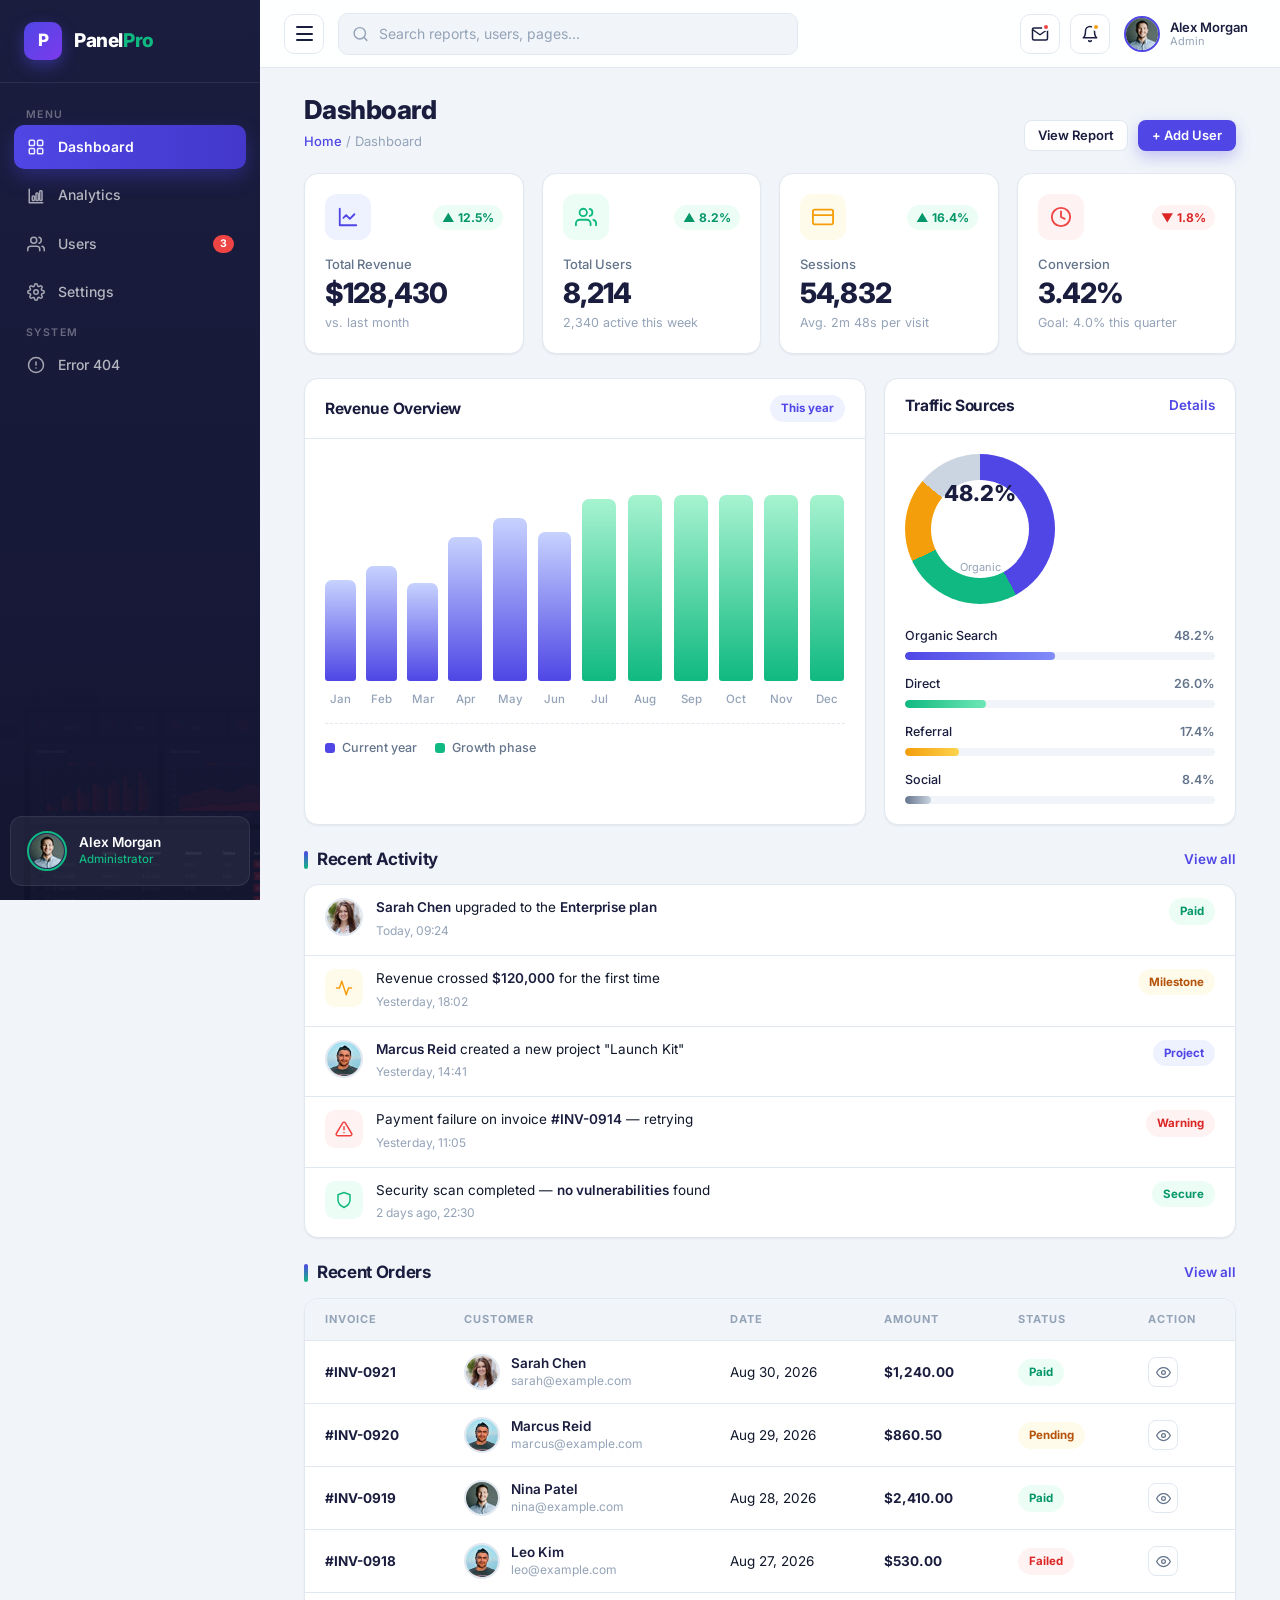
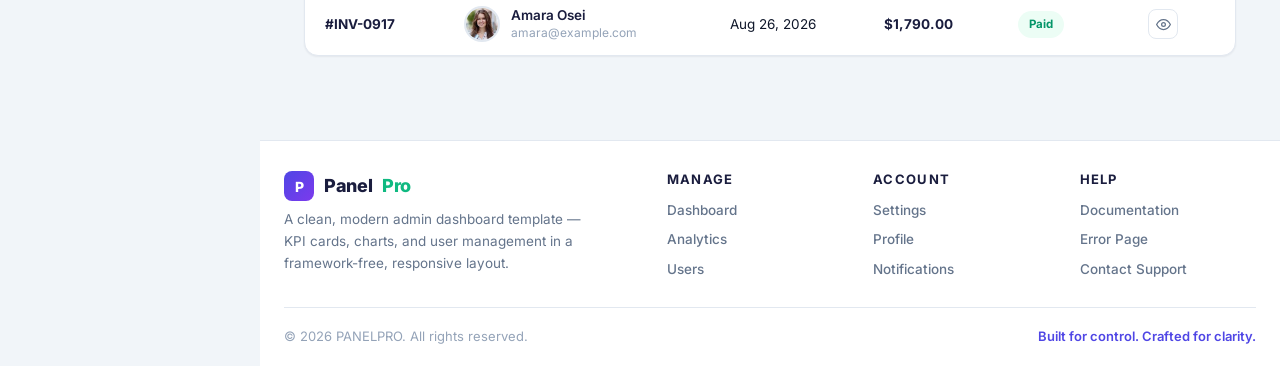
<file: index.html>
<!DOCTYPE html>
<html lang="en">
<head>
  <meta charset="UTF-8">
  <meta name="viewport" content="width=device-width, initial-scale=1.0">
  <meta name="description" content="PANELPRO — a clean, modern admin dashboard template with KPI cards, revenue charts, recent activity, and full user management. Framework-free and production-ready.">
  <meta name="keywords" content="admin dashboard template, analytics panel, HTML dashboard, KPI cards, charts, user management, bootstrap admin template">
  <title>PANELPRO — Admin Dashboard</title>
  <link rel="preconnect" href="https://fonts.googleapis.com">
  <link rel="preconnect" href="https://fonts.gstatic.com" crossorigin>
  <link href="https://fonts.googleapis.com/css2?family=Inter:wght@400;500;600;700;800&display=swap" rel="stylesheet">
  <link rel="stylesheet" href="assets/css/style.css">
  <link rel="icon" href="data:image/svg+xml,<svg xmlns='http://www.w3.org/2000/svg' viewBox='0 0 100 100'><text y='.9em' font-size='90'>📊</text></svg>">
</head>
<body>
  <div class="sidebar-scrim"></div>

  <!-- ================= SIDEBAR ================= -->
  <aside class="sidebar">
    <a href="index.html" class="sidebar-logo">
      <span class="sidebar-logo-mark">P</span>
      <span class="sidebar-logo-name">Panel<span>Pro</span></span>
    </a>
    <nav class="sidebar-nav" aria-label="Sidebar navigation">
      <span class="sidebar-label">Menu</span>
      <a href="index.html" class="sidebar-link active">
        <span class="s-icon"><svg viewBox="0 0 24 24" fill="none" stroke="currentColor" stroke-width="2" stroke-linecap="round" stroke-linejoin="round"><rect x="3" y="3" width="7" height="7" rx="1.5"/><rect x="14" y="3" width="7" height="7" rx="1.5"/><rect x="3" y="14" width="7" height="7" rx="1.5"/><rect x="14" y="14" width="7" height="7" rx="1.5"/></svg></span>
        <span>Dashboard</span>
      </a>
      <a href="analytics.html" class="sidebar-link">
        <span class="s-icon"><svg viewBox="0 0 24 24" fill="none" stroke="currentColor" stroke-width="2" stroke-linecap="round" stroke-linejoin="round"><path d="M3 3v18h18"/><rect x="7" y="12" width="3" height="6" rx="1"/><rect x="12" y="8" width="3" height="10" rx="1"/><rect x="17" y="5" width="3" height="13" rx="1"/></svg></span>
        <span>Analytics</span>
      </a>
      <a href="users.html" class="sidebar-link">
        <span class="s-icon"><svg viewBox="0 0 24 24" fill="none" stroke="currentColor" stroke-width="2" stroke-linecap="round" stroke-linejoin="round"><path d="M17 21v-2a4 4 0 0 0-4-4H5a4 4 0 0 0-4 4v2"/><circle cx="9" cy="7" r="4"/><path d="M23 21v-2a4 4 0 0 0-3-3.87"/><path d="M16 3.13a4 4 0 0 1 0 7.75"/></svg></span>
        <span>Users</span>
        <span class="s-badge">3</span>
      </a>
      <a href="settings.html" class="sidebar-link">
        <span class="s-icon"><svg viewBox="0 0 24 24" fill="none" stroke="currentColor" stroke-width="2" stroke-linecap="round" stroke-linejoin="round"><circle cx="12" cy="12" r="3"/><path d="M19.4 15a1.65 1.65 0 0 0 .33 1.82l.06.06a2 2 0 1 1-2.83 2.83l-.06-.06a1.65 1.65 0 0 0-1.82-.33 1.65 1.65 0 0 0-1 1.51V21a2 2 0 1 1-4 0v-.09a1.65 1.65 0 0 0-1-1.51 1.65 1.65 0 0 0-1.82.33l-.06.06a2 2 0 1 1-2.83-2.83l.06-.06a1.65 1.65 0 0 0 .33-1.82 1.65 1.65 0 0 0-1.51-1H3a2 2 0 1 1 0-4h.09a1.65 1.65 0 0 0 1.51-1 1.65 1.65 0 0 0-.33-1.82l-.06-.06a2 2 0 1 1 2.83-2.83l.06.06a1.65 1.65 0 0 0 1.82.33h0a1.65 1.65 0 0 0 1-1.51V3a2 2 0 1 1 4 0v.09a1.65 1.65 0 0 0 1 1.51h0a1.65 1.65 0 0 0 1.82-.33l.06-.06a2 2 0 1 1 2.83 2.83l-.06.06a1.65 1.65 0 0 0-.33 1.82v0a1.65 1.65 0 0 0 1.51 1H21a2 2 0 1 1 0 4h-.09a1.65 1.65 0 0 0-1.51 1z"/></svg></span>
        <span>Settings</span>
      </a>
      <span class="sidebar-label">System</span>
      <a href="404.html" class="sidebar-link">
        <span class="s-icon"><svg viewBox="0 0 24 24" fill="none" stroke="currentColor" stroke-width="2" stroke-linecap="round" stroke-linejoin="round"><circle cx="12" cy="12" r="10"/><path d="M12 8v4"/><path d="M12 16h.01"/></svg></span>
        <span>Error 404</span>
      </a>
    </nav>
    <div class="sidebar-user">
      <img class="sidebar-user-avatar" src="assets/img/user.jpg" alt="Admin avatar">
      <div class="sidebar-user-info">
        <div class="sidebar-user-name">Alex Morgan</div>
        <div class="sidebar-user-role">Administrator</div>
      </div>
    </div>
  </aside>

  <!-- ================= MAIN ================= -->
  <div class="main-content">
    <header class="topbar">
      <button class="sidebar-toggle" aria-label="Toggle sidebar" aria-expanded="false"><span></span><span></span><span></span></button>
      <div class="topbar-search">
        <svg class="search-ico" viewBox="0 0 24 24" fill="none" stroke="currentColor" stroke-width="2" stroke-linecap="round" stroke-linejoin="round"><circle cx="11" cy="11" r="8"/><path d="m21 21-4.35-4.35"/></svg>
        <input type="search" placeholder="Search reports, users, pages…" aria-label="Search">
      </div>
      <div class="topbar-actions">
        <button class="topbar-btn" aria-label="Messages">
          <svg viewBox="0 0 24 24" fill="none" stroke="currentColor" stroke-width="2" stroke-linecap="round" stroke-linejoin="round"><path d="M4 4h16c1.1 0 2 .9 2 2v12c0 1.1-.9 2-2 2H4c-1.1 0-2-.9-2-2V6c0-1.1.9-2 2-2z"/><path d="m22 6-10 7L2 6"/></svg>
          <span class="dot dot-red"></span>
        </button>
        <button class="topbar-btn" aria-label="Notifications">
          <svg viewBox="0 0 24 24" fill="none" stroke="currentColor" stroke-width="2" stroke-linecap="round" stroke-linejoin="round"><path d="M18 8a6 6 0 0 0-12 0c0 7-3 9-3 9h18s-3-2-3-9"/><path d="M13.73 21a2 2 0 0 1-3.46 0"/></svg>
          <span class="dot dot-amber"></span>
        </button>
        <div class="topbar-user" role="button" tabindex="0" aria-label="Account menu">
          <img src="assets/img/user.jpg" alt="Alex Morgan">
          <div class="topbar-user-meta">
            <div class="topbar-user-name">Alex Morgan</div>
            <div class="topbar-user-role">Admin</div>
          </div>
        </div>
      </div>
    </header>

    <main class="page-content">
      <div class="container">
        <div class="page-head">
          <div>
            <h1>Dashboard</h1>
            <p class="crumb"><a href="index.html">Home</a> / Dashboard</p>
          </div>
          <div class="page-head-actions">
            <a href="analytics.html" class="btn btn--ghost btn--sm">View Report</a>
            <a href="users.html" class="btn btn--primary btn--sm">+ Add User</a>
          </div>
        </div>

        <!-- KPI CARDS -->
        <section class="kpi-grid reveal visible" aria-label="Key metrics">
          <article class="kpi-card">
            <div class="kpi-top">
              <span class="kpi-icon kpi-icon-indigo"><svg viewBox="0 0 24 24" fill="none" stroke="currentColor" stroke-width="2" stroke-linecap="round" stroke-linejoin="round"><path d="M3 3v18h18"/><path d="m19 9-5 5-4-4-3 3"/></svg></span>
              <span class="trend trend-up">▲ 12.5%</span>
            </div>
            <p class="kpi-label">Total Revenue</p>
            <div class="kpi-value" data-count="128430" data-prefix="$">$0</div>
            <p class="kpi-delta">vs. last month</p>
          </article>
          <article class="kpi-card">
            <div class="kpi-top">
              <span class="kpi-icon kpi-icon-emerald"><svg viewBox="0 0 24 24" fill="none" stroke="currentColor" stroke-width="2" stroke-linecap="round" stroke-linejoin="round"><path d="M17 21v-2a4 4 0 0 0-4-4H5a4 4 0 0 0-4 4v2"/><circle cx="9" cy="7" r="4"/><path d="M23 21v-2a4 4 0 0 0-3-3.87"/><path d="M16 3.13a4 4 0 0 1 0 7.75"/></svg></span>
              <span class="trend trend-up">▲ 8.2%</span>
            </div>
            <p class="kpi-label">Total Users</p>
            <div class="kpi-value" data-count="8214">0</div>
            <p class="kpi-delta">2,340 active this week</p>
          </article>
          <article class="kpi-card">
            <div class="kpi-top">
              <span class="kpi-icon kpi-icon-amber"><svg viewBox="0 0 24 24" fill="none" stroke="currentColor" stroke-width="2" stroke-linecap="round" stroke-linejoin="round"><rect x="1" y="4" width="22" height="16" rx="2"/><path d="M1 10h22"/></svg></span>
              <span class="trend trend-up">▲ 16.4%</span>
            </div>
            <p class="kpi-label">Sessions</p>
            <div class="kpi-value" data-count="54832">0</div>
            <p class="kpi-delta">Avg. 2m 48s per visit</p>
          </article>
          <article class="kpi-card">
            <div class="kpi-top">
              <span class="kpi-icon kpi-icon-red"><svg viewBox="0 0 24 24" fill="none" stroke="currentColor" stroke-width="2" stroke-linecap="round" stroke-linejoin="round"><circle cx="12" cy="12" r="10"/><path d="M12 6v6l4 2"/></svg></span>
              <span class="trend trend-down">▼ 1.8%</span>
            </div>
            <p class="kpi-label">Conversion</p>
            <div class="kpi-value" data-count="3.42" data-decimals="2" data-suffix="%">0%</div>
            <p class="kpi-delta">Goal: 4.0% this quarter</p>
          </article>
        </section>

        <!-- CHARTS -->
        <section class="chart-grid">
          <div class="panel reveal d1">
            <div class="panel-head">
              <h3>Revenue Overview</h3>
              <span class="badge badge-indigo">This year</span>
            </div>
            <div class="panel-body">
              <div class="bar-chart" role="img" aria-label="Monthly revenue bar chart">
                <div class="bar-col"><span class="bar-value">$8.2k</span><span class="bar" style="height:42%"></span><span class="bar-label">Jan</span></div>
                <div class="bar-col"><span class="bar-value">$9.4k</span><span class="bar" style="height:48%"></span><span class="bar-label">Feb</span></div>
                <div class="bar-col"><span class="bar-value">$7.9k</span><span class="bar" style="height:41%"></span><span class="bar-label">Mar</span></div>
                <div class="bar-col"><span class="bar-value">$11.6k</span><span class="bar" style="height:60%"></span><span class="bar-label">Apr</span></div>
                <div class="bar-col"><span class="bar-value">$13.2k</span><span class="bar" style="height:68%"></span><span class="bar-label">May</span></div>
                <div class="bar-col"><span class="bar-value">$12.1k</span><span class="bar" style="height:62%"></span><span class="bar-label">Jun</span></div>
                <div class="bar-col"><span class="bar-value">$14.8k</span><span class="bar bar--emerald" style="height:76%"></span><span class="bar-label">Jul</span></div>
                <div class="bar-col"><span class="bar-value">$16.5k</span><span class="bar bar--emerald" style="height:85%"></span><span class="bar-label">Aug</span></div>
                <div class="bar-col"><span class="bar-value">$15.3k</span><span class="bar bar--emerald" style="height:79%"></span><span class="bar-label">Sep</span></div>
                <div class="bar-col"><span class="bar-value">$17.9k</span><span class="bar bar--emerald" style="height:92%"></span><span class="bar-label">Oct</span></div>
                <div class="bar-col"><span class="bar-value">$18.6k</span><span class="bar bar--emerald" style="height:96%"></span><span class="bar-label">Nov</span></div>
                <div class="bar-col"><span class="bar-value">$19.5k</span><span class="bar bar--emerald" style="height:100%"></span><span class="bar-label">Dec</span></div>
              </div>
              <div class="chart-legend">
                <span class="legend-item"><span class="legend-swatch" style="background:var(--indigo)"></span>Current year</span>
                <span class="legend-item"><span class="legend-swatch" style="background:var(--emerald)"></span>Growth phase</span>
              </div>
            </div>
          </div>

          <div class="panel reveal d2">
            <div class="panel-head">
              <h3>Traffic Sources</h3>
              <a href="analytics.html" class="section-link">Details</a>
            </div>
            <div class="panel-body">
              <div class="donut-wrap">
                <div class="donut">
                  <div class="donut-center"><strong>48.2%</strong><span>Organic</span></div>
                </div>
                <div class="hbar-list">
                  <div class="hbar-item">
                    <div class="hbar-label-row"><span>Organic Search</span><b>48.2%</b></div>
                    <div class="hbar"><span style="width:48.2%"></span></div>
                  </div>
                  <div class="hbar-item">
                    <div class="hbar-label-row"><span>Direct</span><b>26.0%</b></div>
                    <div class="hbar hbar--emerald"><span style="width:26%"></span></div>
                  </div>
                  <div class="hbar-item">
                    <div class="hbar-label-row"><span>Referral</span><b>17.4%</b></div>
                    <div class="hbar hbar--amber"><span style="width:17.4%"></span></div>
                  </div>
                  <div class="hbar-item">
                    <div class="hbar-label-row"><span>Social</span><b>8.4%</b></div>
                    <div class="hbar hbar--slate"><span style="width:8.4%"></span></div>
                  </div>
                </div>
              </div>
            </div>
          </div>
        </section>

        <!-- RECENT ACTIVITY -->
        <section class="section reveal d3">
          <div class="section-head">
            <h2 class="section-title">Recent Activity</h2>
            <a href="analytics.html" class="section-link">View all</a>
          </div>
          <div class="panel">
            <div class="activity-list">
              <div class="activity-item">
                <img class="activity-avatar" src="assets/img/testimonial-1.jpg" alt="Sarah Chen">
                <div class="activity-body">
                  <p><strong>Sarah Chen</strong> upgraded to the <strong>Enterprise plan</strong></p>
                  <time>Today, 09:24</time>
                </div>
                <span class="badge badge-success">Paid</span>
              </div>
              <div class="activity-item">
                <span class="activity-icon activity-icon-amber"><svg viewBox="0 0 24 24" fill="none" stroke="currentColor" stroke-width="2" stroke-linecap="round" stroke-linejoin="round"><path d="M22 12h-4l-3 9L9 3l-3 9H2"/></svg></span>
                <div class="activity-body">
                  <p>Revenue crossed <strong>$120,000</strong> for the first time</p>
                  <time>Yesterday, 18:02</time>
                </div>
                <span class="badge badge-pending">Milestone</span>
              </div>
              <div class="activity-item">
                <img class="activity-avatar" src="assets/img/testimonial-2.jpg" alt="Marcus Reid">
                <div class="activity-body">
                  <p><strong>Marcus Reid</strong> created a new project "Launch Kit"</p>
                  <time>Yesterday, 14:41</time>
                </div>
                <span class="badge badge-indigo">Project</span>
              </div>
              <div class="activity-item">
                <span class="activity-icon activity-icon-red"><svg viewBox="0 0 24 24" fill="none" stroke="currentColor" stroke-width="2" stroke-linecap="round" stroke-linejoin="round"><path d="M10.29 3.86 1.82 18a2 2 0 0 0 1.71 3h16.94a2 2 0 0 0 1.71-3L13.71 3.86a2 2 0 0 0-3.42 0z"/><path d="M12 9v4"/><path d="M12 17h.01"/></svg></span>
                <div class="activity-body">
                  <p>Payment failure on invoice <strong>#INV-0914</strong> — retrying</p>
                  <time>Yesterday, 11:05</time>
                </div>
                <span class="badge badge-cancel">Warning</span>
              </div>
              <div class="activity-item">
                <span class="activity-icon activity-icon-emerald"><svg viewBox="0 0 24 24" fill="none" stroke="currentColor" stroke-width="2" stroke-linecap="round" stroke-linejoin="round"><path d="M12 22s8-4 8-10V5l-8-3-8 3v7c0 6 8 10 8 10z"/></svg></span>
                <div class="activity-body">
                  <p>Security scan completed — <strong>no vulnerabilities</strong> found</p>
                  <time>2 days ago, 22:30</time>
                </div>
                <span class="badge badge-active">Secure</span>
              </div>
            </div>
          </div>
        </section>

        <!-- RECENT ORDERS TABLE -->
        <section class="section reveal d4">
          <div class="section-head">
            <h2 class="section-title">Recent Orders</h2>
            <a href="analytics.html" class="section-link">View all</a>
          </div>
          <div class="panel">
            <div class="table-wrap">
              <table class="table">
                <thead>
                  <tr>
                    <th>Invoice</th>
                    <th>Customer</th>
                    <th>Date</th>
                    <th>Amount</th>
                    <th>Status</th>
                    <th>Action</th>
                  </tr>
                </thead>
                <tbody>
                  <tr>
                    <td class="num">#INV-0921</td>
                    <td><div class="cell-user"><img src="assets/img/testimonial-1.jpg" alt="Sarah Chen"><span><strong>Sarah Chen</strong> sarah@example.com</span></div></td>
                    <td>Aug 30, 2026</td>
                    <td class="num">$1,240.00</td>
                    <td><span class="badge badge-paid">Paid</span></td>
                    <td><div class="cell-actions"><button class="icon-btn" aria-label="View invoice"><svg viewBox="0 0 24 24" fill="none" stroke="currentColor" stroke-width="2" stroke-linecap="round" stroke-linejoin="round"><path d="M1 12s4-8 11-8 11 8 11 8-4 8-11 8-11-8-11-8z"/><circle cx="12" cy="12" r="3"/></svg></button></div></td>
                  </tr>
                  <tr>
                    <td class="num">#INV-0920</td>
                    <td><div class="cell-user"><img src="assets/img/testimonial-2.jpg" alt="Marcus Reid"><span><strong>Marcus Reid</strong> marcus@example.com</span></div></td>
                    <td>Aug 29, 2026</td>
                    <td class="num">$860.50</td>
                    <td><span class="badge badge-pending">Pending</span></td>
                    <td><div class="cell-actions"><button class="icon-btn" aria-label="View invoice"><svg viewBox="0 0 24 24" fill="none" stroke="currentColor" stroke-width="2" stroke-linecap="round" stroke-linejoin="round"><path d="M1 12s4-8 11-8 11 8 11 8-4 8-11 8-11-8-11-8z"/><circle cx="12" cy="12" r="3"/></svg></button></div></td>
                  </tr>
                  <tr>
                    <td class="num">#INV-0919</td>
                    <td><div class="cell-user"><img src="assets/img/user.jpg" alt="Nina Patel"><span><strong>Nina Patel</strong> nina@example.com</span></div></td>
                    <td>Aug 28, 2026</td>
                    <td class="num">$2,410.00</td>
                    <td><span class="badge badge-paid">Paid</span></td>
                    <td><div class="cell-actions"><button class="icon-btn" aria-label="View invoice"><svg viewBox="0 0 24 24" fill="none" stroke="currentColor" stroke-width="2" stroke-linecap="round" stroke-linejoin="round"><path d="M1 12s4-8 11-8 11 8 11 8-4 8-11 8-11-8-11-8z"/><circle cx="12" cy="12" r="3"/></svg></button></div></td>
                  </tr>
                  <tr>
                    <td class="num">#INV-0918</td>
                    <td><div class="cell-user"><img src="assets/img/testimonial-2.jpg" alt="Leo Kim"><span><strong>Leo Kim</strong> leo@example.com</span></div></td>
                    <td>Aug 27, 2026</td>
                    <td class="num">$530.00</td>
                    <td><span class="badge badge-cancel">Failed</span></td>
                    <td><div class="cell-actions"><button class="icon-btn" aria-label="View invoice"><svg viewBox="0 0 24 24" fill="none" stroke="currentColor" stroke-width="2" stroke-linecap="round" stroke-linejoin="round"><path d="M1 12s4-8 11-8 11 8 11 8-4 8-11 8-11-8-11-8z"/><circle cx="12" cy="12" r="3"/></svg></button></div></td>
                  </tr>
                  <tr>
                    <td class="num">#INV-0917</td>
                    <td><div class="cell-user"><img src="assets/img/testimonial-1.jpg" alt="Amara Osei"><span><strong>Amara Osei</strong> amara@example.com</span></div></td>
                    <td>Aug 26, 2026</td>
                    <td class="num">$1,790.00</td>
                    <td><span class="badge badge-paid">Paid</span></td>
                    <td><div class="cell-actions"><button class="icon-btn" aria-label="View invoice"><svg viewBox="0 0 24 24" fill="none" stroke="currentColor" stroke-width="2" stroke-linecap="round" stroke-linejoin="round"><path d="M1 12s4-8 11-8 11 8 11 8-4 8-11 8-11-8-11-8z"/><circle cx="12" cy="12" r="3"/></svg></button></div></td>
                  </tr>
                </tbody>
              </table>
            </div>
          </div>
        </section>
      </div>
    </main>

    <!-- ================= FOOTER ================= -->
    <footer class="footer">
      <div class="footer-grid">
        <div class="footer-brand">
          <h4><span class="mark">P</span>Panel<span style="color:var(--emerald)">Pro</span></h4>
          <p>A clean, modern admin dashboard template — KPI cards, charts, and user management in a framework-free, responsive layout.</p>
        </div>
        <div>
          <h4 class="footer-heading">Manage</h4>
          <div class="footer-links">
            <a href="index.html" class="footer-link">Dashboard</a>
            <a href="analytics.html" class="footer-link">Analytics</a>
            <a href="users.html" class="footer-link">Users</a>
          </div>
        </div>
        <div>
          <h4 class="footer-heading">Account</h4>
          <div class="footer-links">
            <a href="settings.html" class="footer-link">Settings</a>
            <a href="settings.html" class="footer-link">Profile</a>
            <a href="settings.html" class="footer-link">Notifications</a>
          </div>
        </div>
        <div>
          <h4 class="footer-heading">Help</h4>
          <div class="footer-links">
            <a href="index.html" class="footer-link">Documentation</a>
            <a href="404.html" class="footer-link">Error Page</a>
            <a href="settings.html" class="footer-link">Contact Support</a>
          </div>
        </div>
      </div>
      <div class="footer-bottom">
        <span>&copy; <span data-year></span> PANELPRO. All rights reserved.</span>
        <span class="tagline">Built for control. Crafted for clarity.</span>
      </div>
    </footer>
  </div>

  <button class="back-to-top" aria-label="Back to top"><svg viewBox="0 0 24 24" fill="none" stroke="currentColor" stroke-width="2.4" stroke-linecap="round" stroke-linejoin="round"><path d="m18 15-6-6-6 6"/></svg></button>
  <script src="assets/js/main.js"></script>
</body>
</html>
</file>
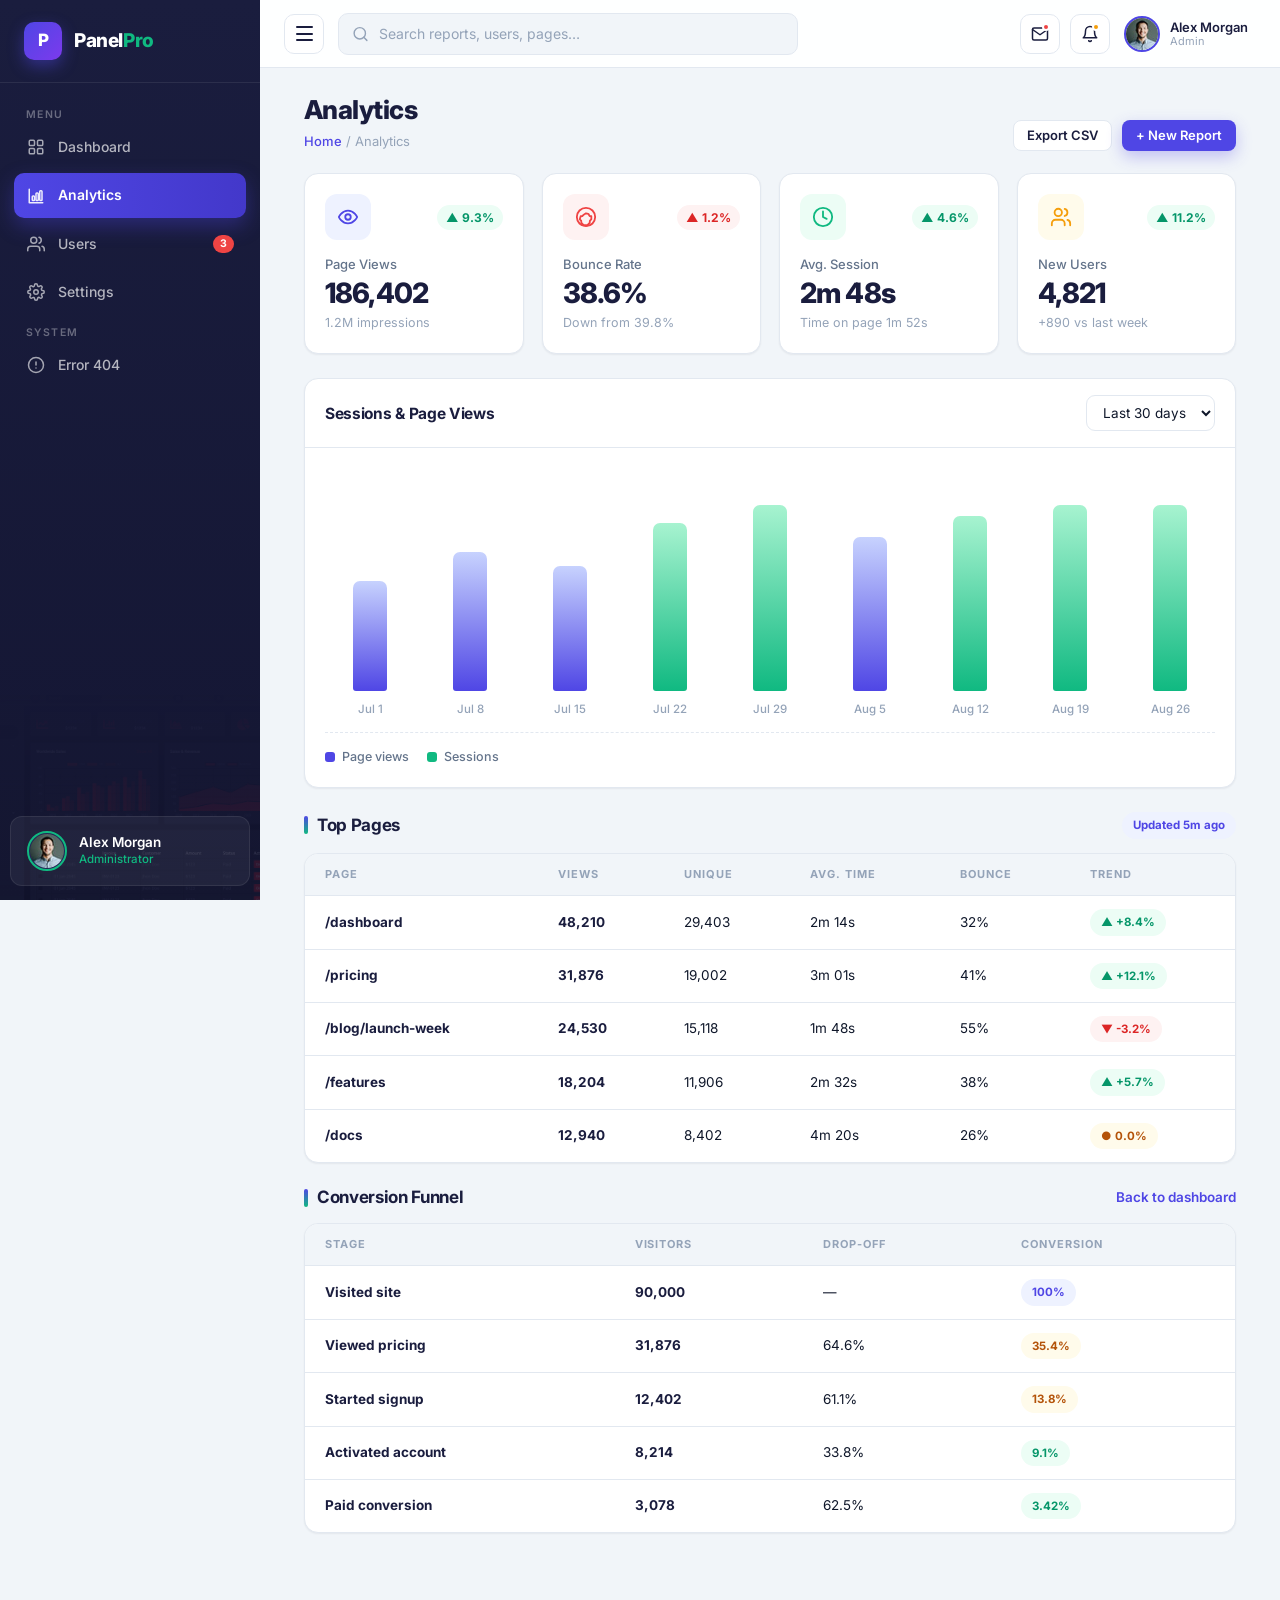
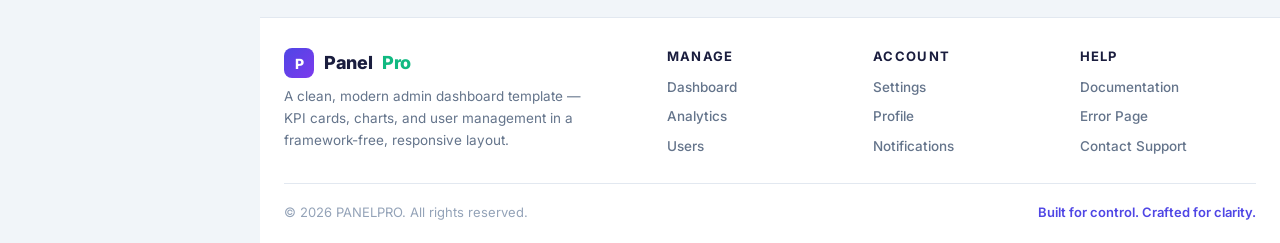
<file: analytics.html>
<!DOCTYPE html>
<html lang="en">
<head>
  <meta charset="UTF-8">
  <meta name="viewport" content="width=device-width, initial-scale=1.0">
  <meta name="description" content="PANELPRO Analytics — detailed traffic statistics, top pages, referrers, and conversion tables for your admin dashboard.">
  <meta name="keywords" content="admin analytics, traffic stats, top pages, referrers, conversion table, HTML analytics panel">
  <title>PANELPRO — Analytics</title>
  <link rel="preconnect" href="https://fonts.googleapis.com">
  <link rel="preconnect" href="https://fonts.gstatic.com" crossorigin>
  <link href="https://fonts.googleapis.com/css2?family=Inter:wght@400;500;600;700;800&display=swap" rel="stylesheet">
  <link rel="stylesheet" href="assets/css/style.css">
  <link rel="icon" href="data:image/svg+xml,<svg xmlns='http://www.w3.org/2000/svg' viewBox='0 0 100 100'><text y='.9em' font-size='90'>📈</text></svg>">
</head>
<body>
  <div class="sidebar-scrim"></div>

  <!-- ================= SIDEBAR ================= -->
  <aside class="sidebar">
    <a href="index.html" class="sidebar-logo">
      <span class="sidebar-logo-mark">P</span>
      <span class="sidebar-logo-name">Panel<span>Pro</span></span>
    </a>
    <nav class="sidebar-nav" aria-label="Sidebar navigation">
      <span class="sidebar-label">Menu</span>
      <a href="index.html" class="sidebar-link">
        <span class="s-icon"><svg viewBox="0 0 24 24" fill="none" stroke="currentColor" stroke-width="2" stroke-linecap="round" stroke-linejoin="round"><rect x="3" y="3" width="7" height="7" rx="1.5"/><rect x="14" y="3" width="7" height="7" rx="1.5"/><rect x="3" y="14" width="7" height="7" rx="1.5"/><rect x="14" y="14" width="7" height="7" rx="1.5"/></svg></span>
        <span>Dashboard</span>
      </a>
      <a href="analytics.html" class="sidebar-link active">
        <span class="s-icon"><svg viewBox="0 0 24 24" fill="none" stroke="currentColor" stroke-width="2" stroke-linecap="round" stroke-linejoin="round"><path d="M3 3v18h18"/><rect x="7" y="12" width="3" height="6" rx="1"/><rect x="12" y="8" width="3" height="10" rx="1"/><rect x="17" y="5" width="3" height="13" rx="1"/></svg></span>
        <span>Analytics</span>
      </a>
      <a href="users.html" class="sidebar-link">
        <span class="s-icon"><svg viewBox="0 0 24 24" fill="none" stroke="currentColor" stroke-width="2" stroke-linecap="round" stroke-linejoin="round"><path d="M17 21v-2a4 4 0 0 0-4-4H5a4 4 0 0 0-4 4v2"/><circle cx="9" cy="7" r="4"/><path d="M23 21v-2a4 4 0 0 0-3-3.87"/><path d="M16 3.13a4 4 0 0 1 0 7.75"/></svg></span>
        <span>Users</span>
        <span class="s-badge">3</span>
      </a>
      <a href="settings.html" class="sidebar-link">
        <span class="s-icon"><svg viewBox="0 0 24 24" fill="none" stroke="currentColor" stroke-width="2" stroke-linecap="round" stroke-linejoin="round"><circle cx="12" cy="12" r="3"/><path d="M19.4 15a1.65 1.65 0 0 0 .33 1.82l.06.06a2 2 0 1 1-2.83 2.83l-.06-.06a1.65 1.65 0 0 0-1.82-.33 1.65 1.65 0 0 0-1 1.51V21a2 2 0 1 1-4 0v-.09a1.65 1.65 0 0 0-1-1.51 1.65 1.65 0 0 0-1.82.33l-.06.06a2 2 0 1 1-2.83-2.83l.06-.06a1.65 1.65 0 0 0 .33-1.82 1.65 1.65 0 0 0-1.51-1H3a2 2 0 1 1 0-4h.09a1.65 1.65 0 0 0 1.51-1 1.65 1.65 0 0 0-.33-1.82l-.06-.06a2 2 0 1 1 2.83-2.83l.06.06a1.65 1.65 0 0 0 1.82.33h0a1.65 1.65 0 0 0 1-1.51V3a2 2 0 1 1 4 0v.09a1.65 1.65 0 0 0 1 1.51h0a1.65 1.65 0 0 0 1.82-.33l.06-.06a2 2 0 1 1 2.83 2.83l-.06.06a1.65 1.65 0 0 0-.33 1.82v0a1.65 1.65 0 0 0 1.51 1H21a2 2 0 1 1 0 4h-.09a1.65 1.65 0 0 0-1.51 1z"/></svg></span>
        <span>Settings</span>
      </a>
      <span class="sidebar-label">System</span>
      <a href="404.html" class="sidebar-link">
        <span class="s-icon"><svg viewBox="0 0 24 24" fill="none" stroke="currentColor" stroke-width="2" stroke-linecap="round" stroke-linejoin="round"><circle cx="12" cy="12" r="10"/><path d="M12 8v4"/><path d="M12 16h.01"/></svg></span>
        <span>Error 404</span>
      </a>
    </nav>
    <div class="sidebar-user">
      <img class="sidebar-user-avatar" src="assets/img/user.jpg" alt="Admin avatar">
      <div class="sidebar-user-info">
        <div class="sidebar-user-name">Alex Morgan</div>
        <div class="sidebar-user-role">Administrator</div>
      </div>
    </div>
  </aside>

  <!-- ================= MAIN ================= -->
  <div class="main-content">
    <header class="topbar">
      <button class="sidebar-toggle" aria-label="Toggle sidebar" aria-expanded="false"><span></span><span></span><span></span></button>
      <div class="topbar-search">
        <svg class="search-ico" viewBox="0 0 24 24" fill="none" stroke="currentColor" stroke-width="2" stroke-linecap="round" stroke-linejoin="round"><circle cx="11" cy="11" r="8"/><path d="m21 21-4.35-4.35"/></svg>
        <input type="search" placeholder="Search reports, users, pages…" aria-label="Search">
      </div>
      <div class="topbar-actions">
        <button class="topbar-btn" aria-label="Messages">
          <svg viewBox="0 0 24 24" fill="none" stroke="currentColor" stroke-width="2" stroke-linecap="round" stroke-linejoin="round"><path d="M4 4h16c1.1 0 2 .9 2 2v12c0 1.1-.9 2-2 2H4c-1.1 0-2-.9-2-2V6c0-1.1.9-2 2-2z"/><path d="m22 6-10 7L2 6"/></svg>
          <span class="dot dot-red"></span>
        </button>
        <button class="topbar-btn" aria-label="Notifications">
          <svg viewBox="0 0 24 24" fill="none" stroke="currentColor" stroke-width="2" stroke-linecap="round" stroke-linejoin="round"><path d="M18 8a6 6 0 0 0-12 0c0 7-3 9-3 9h18s-3-2-3-9"/><path d="M13.73 21a2 2 0 0 1-3.46 0"/></svg>
          <span class="dot dot-amber"></span>
        </button>
        <div class="topbar-user" role="button" tabindex="0" aria-label="Account menu">
          <img src="assets/img/user.jpg" alt="Alex Morgan">
          <div class="topbar-user-meta">
            <div class="topbar-user-name">Alex Morgan</div>
            <div class="topbar-user-role">Admin</div>
          </div>
        </div>
      </div>
    </header>

    <main class="page-content">
      <div class="container">
        <div class="page-head">
          <div>
            <h1>Analytics</h1>
            <p class="crumb"><a href="index.html">Home</a> / Analytics</p>
          </div>
          <div class="page-head-actions">
            <button class="btn btn--ghost btn--sm">Export CSV</button>
            <button class="btn btn--primary btn--sm">+ New Report</button>
          </div>
        </div>

        <!-- KPI CARDS -->
        <section class="kpi-grid reveal visible" aria-label="Analytics metrics">
          <article class="kpi-card">
            <div class="kpi-top">
              <span class="kpi-icon kpi-icon-indigo"><svg viewBox="0 0 24 24" fill="none" stroke="currentColor" stroke-width="2" stroke-linecap="round" stroke-linejoin="round"><path d="M2 12s3-7 10-7 10 7 10 7-3 7-10 7-10-7-10-7z"/><circle cx="12" cy="12" r="3"/></svg></span>
              <span class="trend trend-up">▲ 9.3%</span>
            </div>
            <p class="kpi-label">Page Views</p>
            <div class="kpi-value" data-count="186402">0</div>
            <p class="kpi-delta">1.2M impressions</p>
          </article>
          <article class="kpi-card">
            <div class="kpi-top">
              <span class="kpi-icon kpi-icon-red"><svg viewBox="0 0 24 24" fill="none" stroke="currentColor" stroke-width="2" stroke-linecap="round" stroke-linejoin="round"><path d="M17.8 11.2 16 11l-1.5-2.5L12 8l-2.5 1.5L8 11l-1.8.2-1 3.3 1.5 1.5.3 2.5 2.5 2.5h4l2.5-2.5.3-2.5 1.5-1.5z"/><circle cx="12" cy="12" r="10"/></svg></span>
              <span class="trend trend-down">▲ 1.2%</span>
            </div>
            <p class="kpi-label">Bounce Rate</p>
            <div class="kpi-value" data-count="38.6" data-decimals="1" data-suffix="%">0%</div>
            <p class="kpi-delta">Down from 39.8%</p>
          </article>
          <article class="kpi-card">
            <div class="kpi-top">
              <span class="kpi-icon kpi-icon-emerald"><svg viewBox="0 0 24 24" fill="none" stroke="currentColor" stroke-width="2" stroke-linecap="round" stroke-linejoin="round"><circle cx="12" cy="12" r="10"/><path d="M12 6v6l4 2"/></svg></span>
              <span class="trend trend-up">▲ 4.6%</span>
            </div>
            <p class="kpi-label">Avg. Session</p>
            <div class="kpi-value" data-count="2" data-suffix="m 48s">0m</div>
            <p class="kpi-delta">Time on page 1m 52s</p>
          </article>
          <article class="kpi-card">
            <div class="kpi-top">
              <span class="kpi-icon kpi-icon-amber"><svg viewBox="0 0 24 24" fill="none" stroke="currentColor" stroke-width="2" stroke-linecap="round" stroke-linejoin="round"><path d="M16 21v-2a4 4 0 0 0-4-4H6a4 4 0 0 0-4 4v2"/><circle cx="9" cy="7" r="4"/><path d="M22 21v-2a4 4 0 0 0-3-3.87"/><path d="M16 3.13a4 4 0 0 1 0 7.75"/></svg></span>
              <span class="trend trend-up">▲ 11.2%</span>
            </div>
            <p class="kpi-label">New Users</p>
            <div class="kpi-value" data-count="4821">0</div>
            <p class="kpi-delta">+890 vs last week</p>
          </article>
        </section>

        <!-- BIG BAR CHART -->
        <section class="panel reveal d1" style="margin-bottom:24px">
          <div class="panel-head">
            <h3>Sessions &amp; Page Views</h3>
            <div class="filter-bar" style="margin:0">
              <select aria-label="Range" style="height:36px">
                <option>Last 30 days</option>
                <option>Last 90 days</option>
                <option>This year</option>
              </select>
            </div>
          </div>
          <div class="panel-body">
            <div class="bar-chart" role="img" aria-label="Sessions and page views bar chart">
              <div class="bar-col"><span class="bar-value">41k</span><span class="bar" style="height:46%"></span><span class="bar-label">Jul 1</span></div>
              <div class="bar-col"><span class="bar-value">52k</span><span class="bar" style="height:58%"></span><span class="bar-label">Jul 8</span></div>
              <div class="bar-col"><span class="bar-value">47k</span><span class="bar" style="height:52%"></span><span class="bar-label">Jul 15</span></div>
              <div class="bar-col"><span class="bar-value">63k</span><span class="bar bar--emerald" style="height:70%"></span><span class="bar-label">Jul 22</span></div>
              <div class="bar-col"><span class="bar-value">71k</span><span class="bar bar--emerald" style="height:79%"></span><span class="bar-label">Jul 29</span></div>
              <div class="bar-col"><span class="bar-value">58k</span><span class="bar" style="height:64%"></span><span class="bar-label">Aug 5</span></div>
              <div class="bar-col"><span class="bar-value">66k</span><span class="bar bar--emerald" style="height:73%"></span><span class="bar-label">Aug 12</span></div>
              <div class="bar-col"><span class="bar-value">82k</span><span class="bar bar--emerald" style="height:91%"></span><span class="bar-label">Aug 19</span></div>
              <div class="bar-col"><span class="bar-value">90k</span><span class="bar bar--emerald" style="height:100%"></span><span class="bar-label">Aug 26</span></div>
            </div>
            <div class="chart-legend">
              <span class="legend-item"><span class="legend-swatch" style="background:var(--indigo)"></span>Page views</span>
              <span class="legend-item"><span class="legend-swatch" style="background:var(--emerald)"></span>Sessions</span>
            </div>
          </div>
        </section>

        <!-- TOP PAGES TABLE -->
        <section class="section reveal d2">
          <div class="section-head">
            <h2 class="section-title">Top Pages</h2>
            <span class="badge badge-indigo">Updated 5m ago</span>
          </div>
          <div class="panel">
            <div class="table-wrap">
              <table class="table">
                <thead>
                  <tr>
                    <th>Page</th>
                    <th>Views</th>
                    <th>Unique</th>
                    <th>Avg. Time</th>
                    <th>Bounce</th>
                    <th>Trend</th>
                  </tr>
                </thead>
                <tbody>
                  <tr>
                    <td class="num">/dashboard</td>
                    <td class="num">48,210</td>
                    <td>29,403</td>
                    <td>2m 14s</td>
                    <td>32%</td>
                    <td><span class="badge badge-success">▲ +8.4%</span></td>
                  </tr>
                  <tr>
                    <td class="num">/pricing</td>
                    <td class="num">31,876</td>
                    <td>19,002</td>
                    <td>3m 01s</td>
                    <td>41%</td>
                    <td><span class="badge badge-success">▲ +12.1%</span></td>
                  </tr>
                  <tr>
                    <td class="num">/blog/launch-week</td>
                    <td class="num">24,530</td>
                    <td>15,118</td>
                    <td>1m 48s</td>
                    <td>55%</td>
                    <td><span class="badge badge-cancel">▼ -3.2%</span></td>
                  </tr>
                  <tr>
                    <td class="num">/features</td>
                    <td class="num">18,204</td>
                    <td>11,906</td>
                    <td>2m 32s</td>
                    <td>38%</td>
                    <td><span class="badge badge-success">▲ +5.7%</span></td>
                  </tr>
                  <tr>
                    <td class="num">/docs</td>
                    <td class="num">12,940</td>
                    <td>8,402</td>
                    <td>4m 20s</td>
                    <td>26%</td>
                    <td><span class="badge badge-warn">● 0.0%</span></td>
                  </tr>
                </tbody>
              </table>
            </div>
          </div>
        </section>

        <!-- CONVERSION TABLE -->
        <section class="section reveal d3">
          <div class="section-head">
            <h2 class="section-title">Conversion Funnel</h2>
            <a href="index.html" class="section-link">Back to dashboard</a>
          </div>
          <div class="panel">
            <div class="table-wrap">
              <table class="table">
                <thead>
                  <tr>
                    <th>Stage</th>
                    <th>Visitors</th>
                    <th>Drop-off</th>
                    <th>Conversion</th>
                  </tr>
                </thead>
                <tbody>
                  <tr>
                    <td class="num">Visited site</td>
                    <td class="num">90,000</td>
                    <td>—</td>
                    <td><span class="badge badge-indigo">100%</span></td>
                  </tr>
                  <tr>
                    <td class="num">Viewed pricing</td>
                    <td class="num">31,876</td>
                    <td>64.6%</td>
                    <td><span class="badge badge-warn">35.4%</span></td>
                  </tr>
                  <tr>
                    <td class="num">Started signup</td>
                    <td class="num">12,402</td>
                    <td>61.1%</td>
                    <td><span class="badge badge-warn">13.8%</span></td>
                  </tr>
                  <tr>
                    <td class="num">Activated account</td>
                    <td class="num">8,214</td>
                    <td>33.8%</td>
                    <td><span class="badge badge-success">9.1%</span></td>
                  </tr>
                  <tr>
                    <td class="num">Paid conversion</td>
                    <td class="num">3,078</td>
                    <td>62.5%</td>
                    <td><span class="badge badge-success">3.42%</span></td>
                  </tr>
                </tbody>
              </table>
            </div>
          </div>
        </section>
      </div>
    </main>

    <!-- ================= FOOTER ================= -->
    <footer class="footer">
      <div class="footer-grid">
        <div class="footer-brand">
          <h4><span class="mark">P</span>Panel<span style="color:var(--emerald)">Pro</span></h4>
          <p>A clean, modern admin dashboard template — KPI cards, charts, and user management in a framework-free, responsive layout.</p>
        </div>
        <div>
          <h4 class="footer-heading">Manage</h4>
          <div class="footer-links">
            <a href="index.html" class="footer-link">Dashboard</a>
            <a href="analytics.html" class="footer-link">Analytics</a>
            <a href="users.html" class="footer-link">Users</a>
          </div>
        </div>
        <div>
          <h4 class="footer-heading">Account</h4>
          <div class="footer-links">
            <a href="settings.html" class="footer-link">Settings</a>
            <a href="settings.html" class="footer-link">Profile</a>
            <a href="settings.html" class="footer-link">Notifications</a>
          </div>
        </div>
        <div>
          <h4 class="footer-heading">Help</h4>
          <div class="footer-links">
            <a href="index.html" class="footer-link">Documentation</a>
            <a href="404.html" class="footer-link">Error Page</a>
            <a href="settings.html" class="footer-link">Contact Support</a>
          </div>
        </div>
      </div>
      <div class="footer-bottom">
        <span>&copy; <span data-year></span> PANELPRO. All rights reserved.</span>
        <span class="tagline">Built for control. Crafted for clarity.</span>
      </div>
    </footer>
  </div>

  <button class="back-to-top" aria-label="Back to top"><svg viewBox="0 0 24 24" fill="none" stroke="currentColor" stroke-width="2.4" stroke-linecap="round" stroke-linejoin="round"><path d="m18 15-6-6-6 6"/></svg></button>
  <script src="assets/js/main.js"></script>
</body>
</html>
</file>
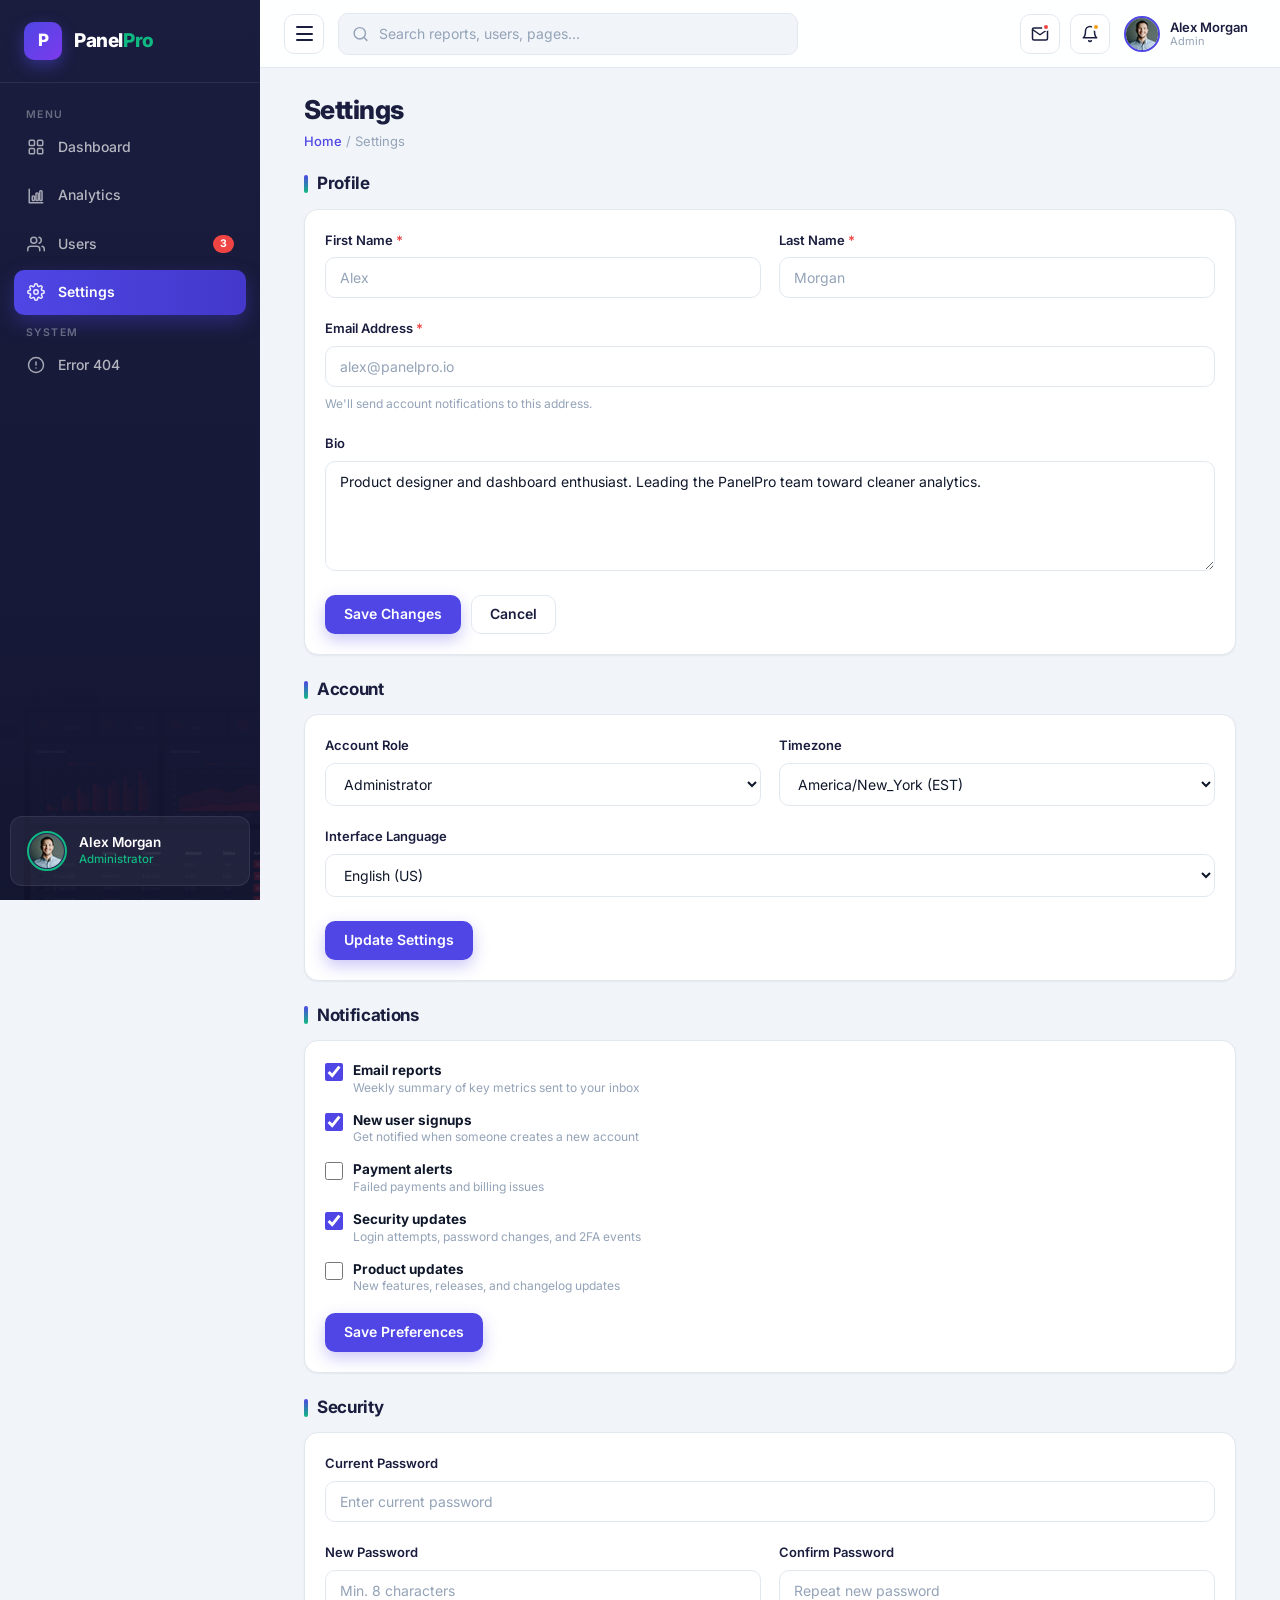
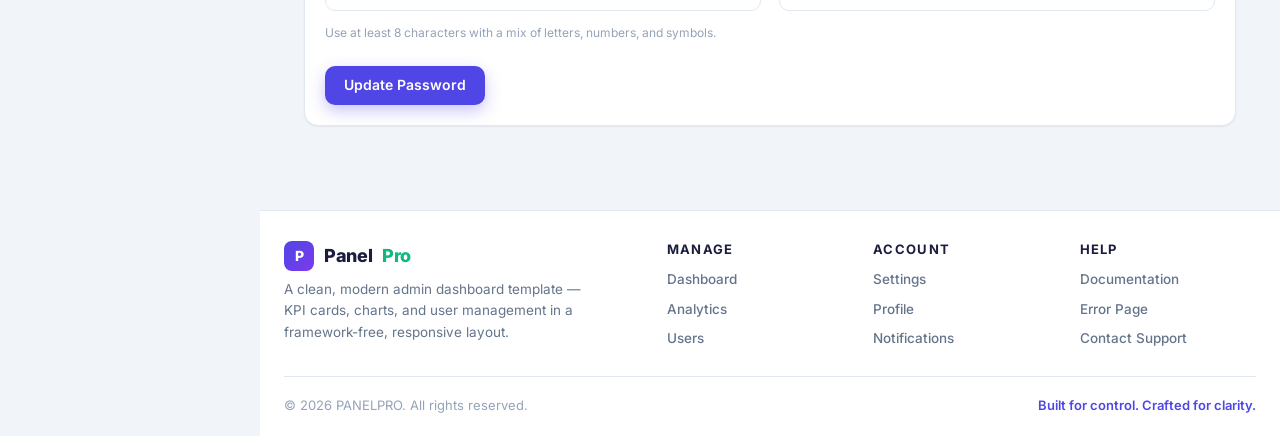
<file: settings.html>
<!DOCTYPE html>
<html lang="en">
<head>
  <meta charset="UTF-8">
  <meta name="viewport" content="width=device-width, initial-scale=1.0">
  <meta name="description" content="PANELPRO Settings — manage your profile, account preferences, notifications, and security. Clean framework-free form page.">
  <meta name="keywords" content="admin settings, profile form, account settings, HTML form page, admin panel settings">
  <title>PANELPRO — Settings</title>
  <link rel="preconnect" href="https://fonts.googleapis.com">
  <link rel="preconnect" href="https://fonts.gstatic.com" crossorigin>
  <link href="https://fonts.googleapis.com/css2?family=Inter:wght@400;500;600;700;800&display=swap" rel="stylesheet">
  <link rel="stylesheet" href="assets/css/style.css">
  <link rel="icon" href="data:image/svg+xml,<svg xmlns='http://www.w3.org/2000/svg' viewBox='0 0 100 100'><text y='.9em' font-size='90'>⚙️</text></svg>">
</head>
<body>
  <div class="sidebar-scrim"></div>

  <!-- ================= SIDEBAR ================= -->
  <aside class="sidebar">
    <a href="index.html" class="sidebar-logo">
      <span class="sidebar-logo-mark">P</span>
      <span class="sidebar-logo-name">Panel<span>Pro</span></span>
    </a>
    <nav class="sidebar-nav" aria-label="Sidebar navigation">
      <span class="sidebar-label">Menu</span>
      <a href="index.html" class="sidebar-link">
        <span class="s-icon"><svg viewBox="0 0 24 24" fill="none" stroke="currentColor" stroke-width="2" stroke-linecap="round" stroke-linejoin="round"><rect x="3" y="3" width="7" height="7" rx="1.5"/><rect x="14" y="3" width="7" height="7" rx="1.5"/><rect x="3" y="14" width="7" height="7" rx="1.5"/><rect x="14" y="14" width="7" height="7" rx="1.5"/></svg></span>
        <span>Dashboard</span>
      </a>
      <a href="analytics.html" class="sidebar-link">
        <span class="s-icon"><svg viewBox="0 0 24 24" fill="none" stroke="currentColor" stroke-width="2" stroke-linecap="round" stroke-linejoin="round"><path d="M3 3v18h18"/><rect x="7" y="12" width="3" height="6" rx="1"/><rect x="12" y="8" width="3" height="10" rx="1"/><rect x="17" y="5" width="3" height="13" rx="1"/></svg></span>
        <span>Analytics</span>
      </a>
      <a href="users.html" class="sidebar-link">
        <span class="s-icon"><svg viewBox="0 0 24 24" fill="none" stroke="currentColor" stroke-width="2" stroke-linecap="round" stroke-linejoin="round"><path d="M17 21v-2a4 4 0 0 0-4-4H5a4 4 0 0 0-4 4v2"/><circle cx="9" cy="7" r="4"/><path d="M23 21v-2a4 4 0 0 0-3-3.87"/><path d="M16 3.13a4 4 0 0 1 0 7.75"/></svg></span>
        <span>Users</span>
        <span class="s-badge">3</span>
      </a>
      <a href="settings.html" class="sidebar-link active">
        <span class="s-icon"><svg viewBox="0 0 24 24" fill="none" stroke="currentColor" stroke-width="2" stroke-linecap="round" stroke-linejoin="round"><circle cx="12" cy="12" r="3"/><path d="M19.4 15a1.65 1.65 0 0 0 .33 1.82l.06.06a2 2 0 1 1-2.83 2.83l-.06-.06a1.65 1.65 0 0 0-1.82-.33 1.65 1.65 0 0 0-1 1.51V21a2 2 0 1 1-4 0v-.09a1.65 1.65 0 0 0-1-1.51 1.65 1.65 0 0 0-1.82.33l-.06.06a2 2 0 1 1-2.83-2.83l.06-.06a1.65 1.65 0 0 0 .33-1.82 1.65 1.65 0 0 0-1.51-1H3a2 2 0 1 1 0-4h.09a1.65 1.65 0 0 0 1.51-1 1.65 1.65 0 0 0-.33-1.82l-.06-.06a2 2 0 1 1 2.83-2.83l.06.06a1.65 1.65 0 0 0 1.82.33h0a1.65 1.65 0 0 0 1-1.51V3a2 2 0 1 1 4 0v.09a1.65 1.65 0 0 0 1 1.51h0a1.65 1.65 0 0 0 1.82-.33l.06-.06a2 2 0 1 1 2.83 2.83l-.06.06a1.65 1.65 0 0 0-.33 1.82v0a1.65 1.65 0 0 0 1.51 1H21a2 2 0 1 1 0 4h-.09a1.65 1.65 0 0 0-1.51 1z"/></svg></span>
        <span>Settings</span>
      </a>
      <span class="sidebar-label">System</span>
      <a href="404.html" class="sidebar-link">
        <span class="s-icon"><svg viewBox="0 0 24 24" fill="none" stroke="currentColor" stroke-width="2" stroke-linecap="round" stroke-linejoin="round"><circle cx="12" cy="12" r="10"/><path d="M12 8v4"/><path d="M12 16h.01"/></svg></span>
        <span>Error 404</span>
      </a>
    </nav>
    <div class="sidebar-user">
      <img class="sidebar-user-avatar" src="assets/img/user.jpg" alt="Admin avatar">
      <div class="sidebar-user-info">
        <div class="sidebar-user-name">Alex Morgan</div>
        <div class="sidebar-user-role">Administrator</div>
      </div>
    </div>
  </aside>

  <!-- ================= MAIN ================= -->
  <div class="main-content">
    <header class="topbar">
      <button class="sidebar-toggle" aria-label="Toggle sidebar" aria-expanded="false"><span></span><span></span><span></span></button>
      <div class="topbar-search">
        <svg class="search-ico" viewBox="0 0 24 24" fill="none" stroke="currentColor" stroke-width="2" stroke-linecap="round" stroke-linejoin="round"><circle cx="11" cy="11" r="8"/><path d="m21 21-4.35-4.35"/></svg>
        <input type="search" placeholder="Search reports, users, pages…" aria-label="Search">
      </div>
      <div class="topbar-actions">
        <button class="topbar-btn" aria-label="Messages">
          <svg viewBox="0 0 24 24" fill="none" stroke="currentColor" stroke-width="2" stroke-linecap="round" stroke-linejoin="round"><path d="M4 4h16c1.1 0 2 .9 2 2v12c0 1.1-.9 2-2 2H4c-1.1 0-2-.9-2-2V6c0-1.1.9-2 2-2z"/><path d="m22 6-10 7L2 6"/></svg>
          <span class="dot dot-red"></span>
        </button>
        <button class="topbar-btn" aria-label="Notifications">
          <svg viewBox="0 0 24 24" fill="none" stroke="currentColor" stroke-width="2" stroke-linecap="round" stroke-linejoin="round"><path d="M18 8a6 6 0 0 0-12 0c0 7-3 9-3 9h18s-3-2-3-9"/><path d="M13.73 21a2 2 0 0 1-3.46 0"/></svg>
          <span class="dot dot-amber"></span>
        </button>
        <div class="topbar-user" role="button" tabindex="0" aria-label="Account menu">
          <img src="assets/img/user.jpg" alt="Alex Morgan">
          <div class="topbar-user-meta">
            <div class="topbar-user-name">Alex Morgan</div>
            <div class="topbar-user-role">Admin</div>
          </div>
        </div>
      </div>
    </header>

    <main class="page-content">
      <div class="container">
        <div class="page-head">
          <div>
            <h1>Settings</h1>
            <p class="crumb"><a href="index.html">Home</a> / Settings</p>
          </div>
        </div>

        <!-- PROFILE FORM -->
        <section class="section reveal visible">
          <div class="section-head"><h2 class="section-title">Profile</h2></div>
          <div class="panel">
            <div class="panel-body">
              <form class="form" data-form novalidate>
                <div class="form-row">
                  <div class="form-group">
                    <label class="form-label" for="fname">First Name <span class="req">*</span></label>
                    <input class="form-input" id="fname" type="text" placeholder="Alex" required>
                  </div>
                  <div class="form-group">
                    <label class="form-label" for="lname">Last Name <span class="req">*</span></label>
                    <input class="form-input" id="lname" type="text" placeholder="Morgan" required>
                  </div>
                </div>
                <div class="form-group">
                  <label class="form-label" for="email">Email Address <span class="req">*</span></label>
                  <input class="form-input" id="email" type="email" placeholder="alex@panelpro.io" required>
                  <span class="form-hint">We'll send account notifications to this address.</span>
                </div>
                <div class="form-group">
                  <label class="form-label" for="bio">Bio</label>
                  <textarea class="form-textarea" id="bio" placeholder="Tell us a little about yourself…">Product designer and dashboard enthusiast. Leading the PanelPro team toward cleaner analytics.</textarea>
                </div>
                <div class="form-ok"><svg viewBox="0 0 24 24" fill="none" stroke="currentColor" stroke-width="2" stroke-linecap="round" stroke-linejoin="round"><path d="M22 11.08V12a10 10 0 1 1-5.93-9.14"/><path d="m9 11 3 3L22 4"/></svg> Profile saved successfully.</div>
                <div class="form-err"><svg viewBox="0 0 24 24" fill="none" stroke="currentColor" stroke-width="2" stroke-linecap="round" stroke-linejoin="round"><circle cx="12" cy="12" r="10"/><path d="M12 8v4"/><path d="M12 16h.01"/></svg> Please fill in all required fields.</div>
                <div class="form-actions">
                  <button class="btn btn--primary" type="submit">Save Changes</button>
                  <button class="btn btn--ghost" type="reset">Cancel</button>
                </div>
              </form>
            </div>
          </div>
        </section>

        <!-- ACCOUNT -->
        <section class="section reveal d1">
          <div class="section-head"><h2 class="section-title">Account</h2></div>
          <div class="panel">
            <div class="panel-body">
              <form class="form" data-form novalidate>
                <div class="form-row">
                  <div class="form-group">
                    <label class="form-label" for="role">Account Role</label>
                    <select class="form-select" id="role">
                      <option>Administrator</option>
                      <option>Editor</option>
                      <option>Member</option>
                    </select>
                  </div>
                  <div class="form-group">
                    <label class="form-label" for="tz">Timezone</label>
                    <select class="form-select" id="tz">
                      <option>UTC (Coordinated Universal Time)</option>
                      <option selected>America/New_York (EST)</option>
                      <option>America/Chicago (CST)</option>
                      <option>America/Denver (MST)</option>
                      <option>America/Los_Angeles (PST)</option>
                      <option>Europe/London (GMT)</option>
                      <option>Asia/Dubai</option>
                      <option>Asia/Tokyo</option>
                    </select>
                  </div>
                </div>
                <div class="form-group">
                  <label class="form-label" for="lang">Interface Language</label>
                  <select class="form-select" id="lang">
                    <option>English (US)</option>
                    <option>Spanish</option>
                    <option>French</option>
                    <option>German</option>
                    <option>Japanese</option>
                  </select>
                </div>
                <div class="form-actions">
                  <button class="btn btn--primary" type="submit">Update Settings</button>
                </div>
              </form>
            </div>
          </div>
        </section>

        <!-- NOTIFICATIONS -->
        <section class="section reveal d2">
          <div class="section-head"><h2 class="section-title">Notifications</h2></div>
          <div class="panel">
            <div class="panel-body">
              <div class="form" style="gap:14px">
                <label class="form-check">
                  <input type="checkbox" checked>
                  <span><strong>Email reports</strong><small>Weekly summary of key metrics sent to your inbox</small></span>
                </label>
                <label class="form-check">
                  <input type="checkbox" checked>
                  <span><strong>New user signups</strong><small>Get notified when someone creates a new account</small></span>
                </label>
                <label class="form-check">
                  <input type="checkbox">
                  <span><strong>Payment alerts</strong><small>Failed payments and billing issues</small></span>
                </label>
                <label class="form-check">
                  <input type="checkbox" checked>
                  <span><strong>Security updates</strong><small>Login attempts, password changes, and 2FA events</small></span>
                </label>
                <label class="form-check">
                  <input type="checkbox">
                  <span><strong>Product updates</strong><small>New features, releases, and changelog updates</small></span>
                </label>
                <div class="form-actions">
                  <button class="btn btn--primary" type="button" id="notif-save">Save Preferences</button>
                </div>
              </div>
            </div>
          </div>
        </section>

        <!-- SECURITY -->
        <section class="section reveal d3">
          <div class="section-head"><h2 class="section-title">Security</h2></div>
          <div class="panel">
            <div class="panel-body">
              <form class="form" data-form novalidate>
                <div class="form-group">
                  <label class="form-label" for="curpass">Current Password</label>
                  <input class="form-input" id="curpass" type="password" placeholder="Enter current password" required>
                </div>
                <div class="form-row">
                  <div class="form-group">
                    <label class="form-label" for="newpass">New Password</label>
                    <input class="form-input" id="newpass" type="password" placeholder="Min. 8 characters" required>
                  </div>
                  <div class="form-group">
                    <label class="form-label" for="confirmpass">Confirm Password</label>
                    <input class="form-input" id="confirmpass" type="password" placeholder="Repeat new password" required>
                  </div>
                </div>
                <span class="form-hint" style="margin-top:-8px">Use at least 8 characters with a mix of letters, numbers, and symbols.</span>
                <div class="form-ok"><svg viewBox="0 0 24 24" fill="none" stroke="currentColor" stroke-width="2" stroke-linecap="round" stroke-linejoin="round"><path d="M22 11.08V12a10 10 0 1 1-5.93-9.14"/><path d="m9 11 3 3L22 4"/></svg> Password updated successfully.</div>
                <div class="form-err"><svg viewBox="0 0 24 24" fill="none" stroke="currentColor" stroke-width="2" stroke-linecap="round" stroke-linejoin="round"><circle cx="12" cy="12" r="10"/><path d="M12 8v4"/><path d="M12 16h.01"/></svg> Please fill in all password fields.</div>
                <div class="form-actions">
                  <button class="btn btn--primary" type="submit">Update Password</button>
                </div>
              </form>
            </div>
          </div>
        </section>
      </div>
    </main>

    <!-- ================= FOOTER ================= -->
    <footer class="footer">
      <div class="footer-grid">
        <div class="footer-brand">
          <h4><span class="mark">P</span>Panel<span style="color:var(--emerald)">Pro</span></h4>
          <p>A clean, modern admin dashboard template — KPI cards, charts, and user management in a framework-free, responsive layout.</p>
        </div>
        <div>
          <h4 class="footer-heading">Manage</h4>
          <div class="footer-links">
            <a href="index.html" class="footer-link">Dashboard</a>
            <a href="analytics.html" class="footer-link">Analytics</a>
            <a href="users.html" class="footer-link">Users</a>
          </div>
        </div>
        <div>
          <h4 class="footer-heading">Account</h4>
          <div class="footer-links">
            <a href="settings.html" class="footer-link">Settings</a>
            <a href="settings.html" class="footer-link">Profile</a>
            <a href="settings.html" class="footer-link">Notifications</a>
          </div>
        </div>
        <div>
          <h4 class="footer-heading">Help</h4>
          <div class="footer-links">
            <a href="index.html" class="footer-link">Documentation</a>
            <a href="404.html" class="footer-link">Error Page</a>
            <a href="settings.html" class="footer-link">Contact Support</a>
          </div>
        </div>
      </div>
      <div class="footer-bottom">
        <span>&copy; <span data-year></span> PANELPRO. All rights reserved.</span>
        <span class="tagline">Built for control. Crafted for clarity.</span>
      </div>
    </footer>
  </div>

  <button class="back-to-top" aria-label="Back to top"><svg viewBox="0 0 24 24" fill="none" stroke="currentColor" stroke-width="2.4" stroke-linecap="round" stroke-linejoin="round"><path d="m18 15-6-6-6 6"/></svg></button>
  <script src="assets/js/main.js"></script>
</body>
</html>
</file>
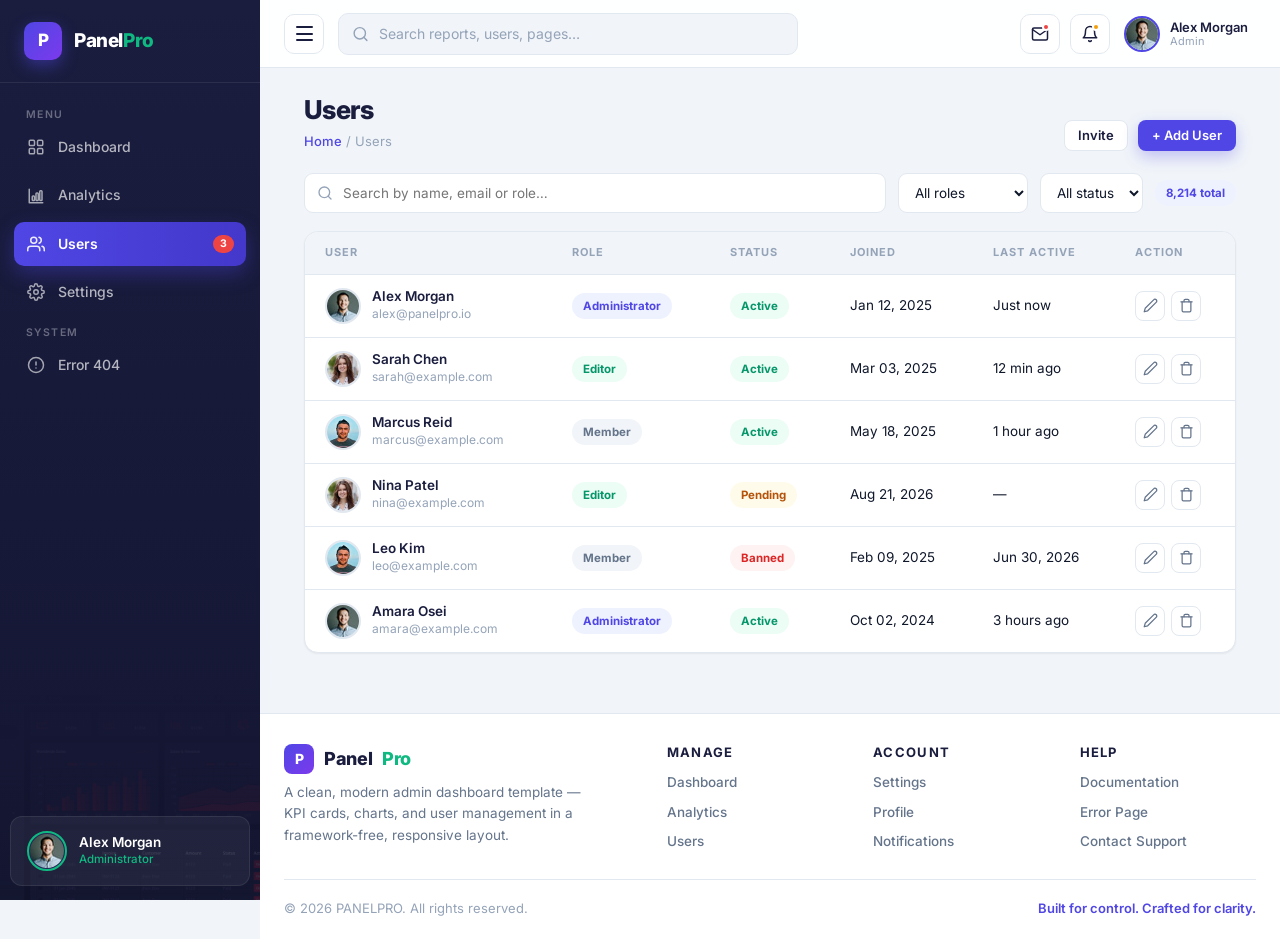
<file: users.html>
<!DOCTYPE html>
<html lang="en">
<head>
  <meta charset="UTF-8">
  <meta name="viewport" content="width=device-width, initial-scale=1.0">
  <meta name="description" content="PANELPRO Users — manage your user base with an interactive table, search, and role filters. Part of a framework-free admin dashboard.">
  <meta name="keywords" content="user management table, admin users, role filter, HTML user list, admin panel">
  <title>PANELPRO — Users</title>
  <link rel="preconnect" href="https://fonts.googleapis.com">
  <link rel="preconnect" href="https://fonts.gstatic.com" crossorigin>
  <link href="https://fonts.googleapis.com/css2?family=Inter:wght@400;500;600;700;800&display=swap" rel="stylesheet">
  <link rel="stylesheet" href="assets/css/style.css">
  <link rel="icon" href="data:image/svg+xml,<svg xmlns='http://www.w3.org/2000/svg' viewBox='0 0 100 100'><text y='.9em' font-size='90'>👥</text></svg>">
</head>
<body>
  <div class="sidebar-scrim"></div>

  <!-- ================= SIDEBAR ================= -->
  <aside class="sidebar">
    <a href="index.html" class="sidebar-logo">
      <span class="sidebar-logo-mark">P</span>
      <span class="sidebar-logo-name">Panel<span>Pro</span></span>
    </a>
    <nav class="sidebar-nav" aria-label="Sidebar navigation">
      <span class="sidebar-label">Menu</span>
      <a href="index.html" class="sidebar-link">
        <span class="s-icon"><svg viewBox="0 0 24 24" fill="none" stroke="currentColor" stroke-width="2" stroke-linecap="round" stroke-linejoin="round"><rect x="3" y="3" width="7" height="7" rx="1.5"/><rect x="14" y="3" width="7" height="7" rx="1.5"/><rect x="3" y="14" width="7" height="7" rx="1.5"/><rect x="14" y="14" width="7" height="7" rx="1.5"/></svg></span>
        <span>Dashboard</span>
      </a>
      <a href="analytics.html" class="sidebar-link">
        <span class="s-icon"><svg viewBox="0 0 24 24" fill="none" stroke="currentColor" stroke-width="2" stroke-linecap="round" stroke-linejoin="round"><path d="M3 3v18h18"/><rect x="7" y="12" width="3" height="6" rx="1"/><rect x="12" y="8" width="3" height="10" rx="1"/><rect x="17" y="5" width="3" height="13" rx="1"/></svg></span>
        <span>Analytics</span>
      </a>
      <a href="users.html" class="sidebar-link active">
        <span class="s-icon"><svg viewBox="0 0 24 24" fill="none" stroke="currentColor" stroke-width="2" stroke-linecap="round" stroke-linejoin="round"><path d="M17 21v-2a4 4 0 0 0-4-4H5a4 4 0 0 0-4 4v2"/><circle cx="9" cy="7" r="4"/><path d="M23 21v-2a4 4 0 0 0-3-3.87"/><path d="M16 3.13a4 4 0 0 1 0 7.75"/></svg></span>
        <span>Users</span>
        <span class="s-badge">3</span>
      </a>
      <a href="settings.html" class="sidebar-link">
        <span class="s-icon"><svg viewBox="0 0 24 24" fill="none" stroke="currentColor" stroke-width="2" stroke-linecap="round" stroke-linejoin="round"><circle cx="12" cy="12" r="3"/><path d="M19.4 15a1.65 1.65 0 0 0 .33 1.82l.06.06a2 2 0 1 1-2.83 2.83l-.06-.06a1.65 1.65 0 0 0-1.82-.33 1.65 1.65 0 0 0-1 1.51V21a2 2 0 1 1-4 0v-.09a1.65 1.65 0 0 0-1-1.51 1.65 1.65 0 0 0-1.82.33l-.06.06a2 2 0 1 1-2.83-2.83l.06-.06a1.65 1.65 0 0 0 .33-1.82 1.65 1.65 0 0 0-1.51-1H3a2 2 0 1 1 0-4h.09a1.65 1.65 0 0 0 1.51-1 1.65 1.65 0 0 0-.33-1.82l-.06-.06a2 2 0 1 1 2.83-2.83l.06.06a1.65 1.65 0 0 0 1.82.33h0a1.65 1.65 0 0 0 1-1.51V3a2 2 0 1 1 4 0v.09a1.65 1.65 0 0 0 1 1.51h0a1.65 1.65 0 0 0 1.82-.33l.06-.06a2 2 0 1 1 2.83 2.83l-.06.06a1.65 1.65 0 0 0-.33 1.82v0a1.65 1.65 0 0 0 1.51 1H21a2 2 0 1 1 0 4h-.09a1.65 1.65 0 0 0-1.51 1z"/></svg></span>
        <span>Settings</span>
      </a>
      <span class="sidebar-label">System</span>
      <a href="404.html" class="sidebar-link">
        <span class="s-icon"><svg viewBox="0 0 24 24" fill="none" stroke="currentColor" stroke-width="2" stroke-linecap="round" stroke-linejoin="round"><circle cx="12" cy="12" r="10"/><path d="M12 8v4"/><path d="M12 16h.01"/></svg></span>
        <span>Error 404</span>
      </a>
    </nav>
    <div class="sidebar-user">
      <img class="sidebar-user-avatar" src="assets/img/user.jpg" alt="Admin avatar">
      <div class="sidebar-user-info">
        <div class="sidebar-user-name">Alex Morgan</div>
        <div class="sidebar-user-role">Administrator</div>
      </div>
    </div>
  </aside>

  <!-- ================= MAIN ================= -->
  <div class="main-content">
    <header class="topbar">
      <button class="sidebar-toggle" aria-label="Toggle sidebar" aria-expanded="false"><span></span><span></span><span></span></button>
      <div class="topbar-search">
        <svg class="search-ico" viewBox="0 0 24 24" fill="none" stroke="currentColor" stroke-width="2" stroke-linecap="round" stroke-linejoin="round"><circle cx="11" cy="11" r="8"/><path d="m21 21-4.35-4.35"/></svg>
        <input type="search" placeholder="Search reports, users, pages…" aria-label="Search">
      </div>
      <div class="topbar-actions">
        <button class="topbar-btn" aria-label="Messages">
          <svg viewBox="0 0 24 24" fill="none" stroke="currentColor" stroke-width="2" stroke-linecap="round" stroke-linejoin="round"><path d="M4 4h16c1.1 0 2 .9 2 2v12c0 1.1-.9 2-2 2H4c-1.1 0-2-.9-2-2V6c0-1.1.9-2 2-2z"/><path d="m22 6-10 7L2 6"/></svg>
          <span class="dot dot-red"></span>
        </button>
        <button class="topbar-btn" aria-label="Notifications">
          <svg viewBox="0 0 24 24" fill="none" stroke="currentColor" stroke-width="2" stroke-linecap="round" stroke-linejoin="round"><path d="M18 8a6 6 0 0 0-12 0c0 7-3 9-3 9h18s-3-2-3-9"/><path d="M13.73 21a2 2 0 0 1-3.46 0"/></svg>
          <span class="dot dot-amber"></span>
        </button>
        <div class="topbar-user" role="button" tabindex="0" aria-label="Account menu">
          <img src="assets/img/user.jpg" alt="Alex Morgan">
          <div class="topbar-user-meta">
            <div class="topbar-user-name">Alex Morgan</div>
            <div class="topbar-user-role">Admin</div>
          </div>
        </div>
      </div>
    </header>

    <main class="page-content">
      <div class="container">
        <div class="page-head">
          <div>
            <h1>Users</h1>
            <p class="crumb"><a href="index.html">Home</a> / Users</p>
          </div>
          <div class="page-head-actions">
            <button class="btn btn--ghost btn--sm">Invite</button>
            <button class="btn btn--primary btn--sm">+ Add User</button>
          </div>
        </div>

        <!-- FILTER BAR -->
        <div class="filter-bar reveal visible">
          <div class="search-field">
            <svg viewBox="0 0 24 24" fill="none" stroke="currentColor" stroke-width="2" stroke-linecap="round" stroke-linejoin="round"><circle cx="11" cy="11" r="8"/><path d="m21 21-4.35-4.35"/></svg>
            <input type="search" placeholder="Search by name, email or role…" aria-label="Search users">
          </div>
          <select aria-label="Filter by role">
            <option>All roles</option>
            <option>Administrator</option>
            <option>Editor</option>
            <option>Member</option>
          </select>
          <select aria-label="Filter by status">
            <option>All status</option>
            <option>Active</option>
            <option>Pending</option>
            <option>Banned</option>
          </select>
          <span class="badge badge-indigo">8,214 total</span>
        </div>

        <!-- USERS TABLE -->
        <section class="panel reveal d1">
          <div class="table-wrap">
            <table class="table">
              <thead>
                <tr>
                  <th>User</th>
                  <th>Role</th>
                  <th>Status</th>
                  <th>Joined</th>
                  <th>Last active</th>
                  <th>Action</th>
                </tr>
              </thead>
              <tbody>
                <tr>
                  <td><div class="cell-user"><img src="assets/img/user.jpg" alt="Alex Morgan"><span><strong>Alex Morgan</strong> alex@panelpro.io</span></div></td>
                  <td><span class="badge badge-indigo">Administrator</span></td>
                  <td><span class="badge badge-active">Active</span></td>
                  <td>Jan 12, 2025</td>
                  <td>Just now</td>
                  <td><div class="cell-actions">
                    <button class="icon-btn" aria-label="Edit user"><svg viewBox="0 0 24 24" fill="none" stroke="currentColor" stroke-width="2" stroke-linecap="round" stroke-linejoin="round"><path d="M17 3a2.85 2.83 0 1 1 4 4L7.5 20.5 2 22l1.5-5.5Z"/></svg></button>
                    <button class="icon-btn icon-btn--danger" aria-label="Delete user"><svg viewBox="0 0 24 24" fill="none" stroke="currentColor" stroke-width="2" stroke-linecap="round" stroke-linejoin="round"><path d="M3 6h18"/><path d="M8 6V4a2 2 0 0 1 2-2h4a2 2 0 0 1 2 2v2"/><path d="M19 6v14a2 2 0 0 1-2 2H7a2 2 0 0 1-2-2V6"/></svg></button>
                  </div></td>
                </tr>
                <tr>
                  <td><div class="cell-user"><img src="assets/img/testimonial-1.jpg" alt="Sarah Chen"><span><strong>Sarah Chen</strong> sarah@example.com</span></div></td>
                  <td><span class="badge badge-success">Editor</span></td>
                  <td><span class="badge badge-active">Active</span></td>
                  <td>Mar 03, 2025</td>
                  <td>12 min ago</td>
                  <td><div class="cell-actions">
                    <button class="icon-btn" aria-label="Edit user"><svg viewBox="0 0 24 24" fill="none" stroke="currentColor" stroke-width="2" stroke-linecap="round" stroke-linejoin="round"><path d="M17 3a2.85 2.83 0 1 1 4 4L7.5 20.5 2 22l1.5-5.5Z"/></svg></button>
                    <button class="icon-btn icon-btn--danger" aria-label="Delete user"><svg viewBox="0 0 24 24" fill="none" stroke="currentColor" stroke-width="2" stroke-linecap="round" stroke-linejoin="round"><path d="M3 6h18"/><path d="M8 6V4a2 2 0 0 1 2-2h4a2 2 0 0 1 2 2v2"/><path d="M19 6v14a2 2 0 0 1-2 2H7a2 2 0 0 1-2-2V6"/></svg></button>
                  </div></td>
                </tr>
                <tr>
                  <td><div class="cell-user"><img src="assets/img/testimonial-2.jpg" alt="Marcus Reid"><span><strong>Marcus Reid</strong> marcus@example.com</span></div></td>
                  <td><span class="badge badge-muted">Member</span></td>
                  <td><span class="badge badge-active">Active</span></td>
                  <td>May 18, 2025</td>
                  <td>1 hour ago</td>
                  <td><div class="cell-actions">
                    <button class="icon-btn" aria-label="Edit user"><svg viewBox="0 0 24 24" fill="none" stroke="currentColor" stroke-width="2" stroke-linecap="round" stroke-linejoin="round"><path d="M17 3a2.85 2.83 0 1 1 4 4L7.5 20.5 2 22l1.5-5.5Z"/></svg></button>
                    <button class="icon-btn icon-btn--danger" aria-label="Delete user"><svg viewBox="0 0 24 24" fill="none" stroke="currentColor" stroke-width="2" stroke-linecap="round" stroke-linejoin="round"><path d="M3 6h18"/><path d="M8 6V4a2 2 0 0 1 2-2h4a2 2 0 0 1 2 2v2"/><path d="M19 6v14a2 2 0 0 1-2 2H7a2 2 0 0 1-2-2V6"/></svg></button>
                  </div></td>
                </tr>
                <tr>
                  <td><div class="cell-user"><img src="assets/img/testimonial-1.jpg" alt="Nina Patel"><span><strong>Nina Patel</strong> nina@example.com</span></div></td>
                  <td><span class="badge badge-success">Editor</span></td>
                  <td><span class="badge badge-pending">Pending</span></td>
                  <td>Aug 21, 2026</td>
                  <td>—</td>
                  <td><div class="cell-actions">
                    <button class="icon-btn" aria-label="Edit user"><svg viewBox="0 0 24 24" fill="none" stroke="currentColor" stroke-width="2" stroke-linecap="round" stroke-linejoin="round"><path d="M17 3a2.85 2.83 0 1 1 4 4L7.5 20.5 2 22l1.5-5.5Z"/></svg></button>
                    <button class="icon-btn icon-btn--danger" aria-label="Delete user"><svg viewBox="0 0 24 24" fill="none" stroke="currentColor" stroke-width="2" stroke-linecap="round" stroke-linejoin="round"><path d="M3 6h18"/><path d="M8 6V4a2 2 0 0 1 2-2h4a2 2 0 0 1 2 2v2"/><path d="M19 6v14a2 2 0 0 1-2 2H7a2 2 0 0 1-2-2V6"/></svg></button>
                  </div></td>
                </tr>
                <tr>
                  <td><div class="cell-user"><img src="assets/img/testimonial-2.jpg" alt="Leo Kim"><span><strong>Leo Kim</strong> leo@example.com</span></div></td>
                  <td><span class="badge badge-muted">Member</span></td>
                  <td><span class="badge badge-cancel">Banned</span></td>
                  <td>Feb 09, 2025</td>
                  <td>Jun 30, 2026</td>
                  <td><div class="cell-actions">
                    <button class="icon-btn" aria-label="Edit user"><svg viewBox="0 0 24 24" fill="none" stroke="currentColor" stroke-width="2" stroke-linecap="round" stroke-linejoin="round"><path d="M17 3a2.85 2.83 0 1 1 4 4L7.5 20.5 2 22l1.5-5.5Z"/></svg></button>
                    <button class="icon-btn icon-btn--danger" aria-label="Delete user"><svg viewBox="0 0 24 24" fill="none" stroke="currentColor" stroke-width="2" stroke-linecap="round" stroke-linejoin="round"><path d="M3 6h18"/><path d="M8 6V4a2 2 0 0 1 2-2h4a2 2 0 0 1 2 2v2"/><path d="M19 6v14a2 2 0 0 1-2 2H7a2 2 0 0 1-2-2V6"/></svg></button>
                  </div></td>
                </tr>
                <tr>
                  <td><div class="cell-user"><img src="assets/img/user.jpg" alt="Amara Osei"><span><strong>Amara Osei</strong> amara@example.com</span></div></td>
                  <td><span class="badge badge-indigo">Administrator</span></td>
                  <td><span class="badge badge-active">Active</span></td>
                  <td>Oct 02, 2024</td>
                  <td>3 hours ago</td>
                  <td><div class="cell-actions">
                    <button class="icon-btn" aria-label="Edit user"><svg viewBox="0 0 24 24" fill="none" stroke="currentColor" stroke-width="2" stroke-linecap="round" stroke-linejoin="round"><path d="M17 3a2.85 2.83 0 1 1 4 4L7.5 20.5 2 22l1.5-5.5Z"/></svg></button>
                    <button class="icon-btn icon-btn--danger" aria-label="Delete user"><svg viewBox="0 0 24 24" fill="none" stroke="currentColor" stroke-width="2" stroke-linecap="round" stroke-linejoin="round"><path d="M3 6h18"/><path d="M8 6V4a2 2 0 0 1 2-2h4a2 2 0 0 1 2 2v2"/><path d="M19 6v14a2 2 0 0 1-2 2H7a2 2 0 0 1-2-2V6"/></svg></button>
                  </div></td>
                </tr>
              </tbody>
            </table>
          </div>
        </section>
      </div>
    </main>

    <!-- ================= FOOTER ================= -->
    <footer class="footer">
      <div class="footer-grid">
        <div class="footer-brand">
          <h4><span class="mark">P</span>Panel<span style="color:var(--emerald)">Pro</span></h4>
          <p>A clean, modern admin dashboard template — KPI cards, charts, and user management in a framework-free, responsive layout.</p>
        </div>
        <div>
          <h4 class="footer-heading">Manage</h4>
          <div class="footer-links">
            <a href="index.html" class="footer-link">Dashboard</a>
            <a href="analytics.html" class="footer-link">Analytics</a>
            <a href="users.html" class="footer-link">Users</a>
          </div>
        </div>
        <div>
          <h4 class="footer-heading">Account</h4>
          <div class="footer-links">
            <a href="settings.html" class="footer-link">Settings</a>
            <a href="settings.html" class="footer-link">Profile</a>
            <a href="settings.html" class="footer-link">Notifications</a>
          </div>
        </div>
        <div>
          <h4 class="footer-heading">Help</h4>
          <div class="footer-links">
            <a href="index.html" class="footer-link">Documentation</a>
            <a href="404.html" class="footer-link">Error Page</a>
            <a href="settings.html" class="footer-link">Contact Support</a>
          </div>
        </div>
      </div>
      <div class="footer-bottom">
        <span>&copy; <span data-year></span> PANELPRO. All rights reserved.</span>
        <span class="tagline">Built for control. Crafted for clarity.</span>
      </div>
    </footer>
  </div>

  <button class="back-to-top" aria-label="Back to top"><svg viewBox="0 0 24 24" fill="none" stroke="currentColor" stroke-width="2.4" stroke-linecap="round" stroke-linejoin="round"><path d="m18 15-6-6-6 6"/></svg></button>
  <script src="assets/js/main.js"></script>
</body>
</html>
</file>
<file: assets/css/style.css>
/* =============================================================
   PANELPRO — Admin Dashboard Template
   Design system: custom properties, Flex, Grid — no frameworks.
   ============================================================= */

/* ---------------------------------------------------------------
   1. TOKENS
--------------------------------------------------------------- */
:root {
  --navy: #1A1D3E;
  --navy-2: #232755;
  --indigo: #4F46E5;
  --indigo-dark: #4338CA;
  --emerald: #10B981;
  --emerald-dark: #059669;
  --slate: #64748B;
  --bg: #F1F5F9;
  --white: #FFFFFF;
  --red: #EF4444;
  --amber: #F59E0B;
  --ink: #0F172A;
  --muted: #94A3B8;
  --line: #E2E8F0;
  --shadow-sm: 0 1px 2px rgba(15, 23, 42, 0.06);
  --shadow: 0 4px 14px rgba(15, 23, 42, 0.08);
  --shadow-lg: 0 18px 40px rgba(15, 23, 42, 0.14);
  --radius: 14px;
  --radius-sm: 10px;
  --font: 'Inter', -apple-system, BlinkMacSystemFont, 'Segoe UI', Roboto, sans-serif;
  --sidebar-w: 260px;
  --topbar-h: 68px;
  --ease: cubic-bezier(0.25, 0.8, 0.25, 1);
}

/* ---------------------------------------------------------------
   2. RESET & BASE
--------------------------------------------------------------- */
*, *::before, *::after { box-sizing: border-box; margin: 0; padding: 0; }

html { scroll-behavior: smooth; -webkit-text-size-adjust: 100%; }

body {
  font-family: var(--font);
  font-weight: 400;
  font-size: 15px;
  line-height: 1.6;
  color: var(--ink);
  background: var(--bg);
  -webkit-font-smoothing: antialiased;
  text-rendering: optimizeLegibility;
}

img { max-width: 100%; display: block; }
a { color: var(--indigo); text-decoration: none; transition: color 0.25s var(--ease); }
a:hover { color: var(--indigo-dark); }
ul { list-style: none; }

h1, h2, h3, h4, h5, h6 {
  font-family: var(--font);
  font-weight: 700;
  line-height: 1.25;
  color: var(--navy);
  letter-spacing: -0.02em;
}

.container {
  max-width: 1220px;
  margin: 0 auto;
  padding-left: 20px;
  padding-right: 20px;
}

::selection { background: var(--indigo); color: #fff; }

/* ---------------------------------------------------------------
   3. SIDEBAR
--------------------------------------------------------------- */
.sidebar {
  position: fixed;
  top: 0;
  left: 0;
  bottom: 0;
  width: var(--sidebar-w);
  background: linear-gradient(180deg, var(--navy) 0%, #141633 100%);
  color: rgba(255, 255, 255, 0.72);
  display: flex;
  flex-direction: column;
  z-index: 60;
  overflow: hidden;
  transition: width 0.3s var(--ease), transform 0.3s var(--ease);
}

/* Sidebar background accent — original dashboard screenshot */
.sidebar::after {
  content: "";
  position: absolute;
  left: 0;
  right: 0;
  bottom: 0;
  height: 210px;
  background: url('../img/bootstrap-5-admin-template.jpg') center / cover no-repeat;
  opacity: 0.16;
  pointer-events: none;
  -webkit-mask-image: linear-gradient(to top, rgba(0,0,0,1) 0%, transparent 100%);
  mask-image: linear-gradient(to top, rgba(0,0,0,1) 0%, transparent 100%);
}

.sidebar-logo {
  display: flex;
  align-items: center;
  gap: 12px;
  padding: 22px 24px;
  flex-shrink: 0;
  border-bottom: 1px solid rgba(255, 255, 255, 0.08);
}

.sidebar-logo-mark {
  width: 38px;
  height: 38px;
  border-radius: 10px;
  background: linear-gradient(135deg, var(--indigo), #7C3AED);
  display: grid;
  place-items: center;
  font-weight: 800;
  font-size: 17px;
  color: #fff;
  box-shadow: 0 6px 16px rgba(79, 70, 229, 0.45);
  flex-shrink: 0;
}

.sidebar-logo-name {
  font-weight: 800;
  font-size: 19px;
  color: #fff;
  letter-spacing: -0.02em;
  white-space: nowrap;
  overflow: hidden;
}

.sidebar-logo-name span { color: var(--emerald); }

.sidebar-nav {
  flex: 1;
  padding: 18px 14px;
  overflow-y: auto;
  scrollbar-width: thin;
  scrollbar-color: rgba(255,255,255,0.15) transparent;
}

.sidebar-label {
  font-size: 10.5px;
  text-transform: uppercase;
  letter-spacing: 0.14em;
  color: rgba(255, 255, 255, 0.35);
  padding: 10px 12px 8px;
  font-weight: 600;
}

.sidebar-link {
  display: flex;
  align-items: center;
  gap: 12px;
  padding: 11px 12px;
  margin-bottom: 4px;
  border-radius: 10px;
  color: rgba(255, 255, 255, 0.68);
  font-weight: 500;
  font-size: 14px;
  white-space: nowrap;
  transition: background 0.25s var(--ease), color 0.25s var(--ease), transform 0.25s var(--ease);
}

.sidebar-link:hover { background: rgba(255, 255, 255, 0.08); color: #fff; transform: translateX(2px); }

.sidebar-link.active {
  background: linear-gradient(90deg, var(--indigo), var(--indigo-dark));
  color: #fff;
  font-weight: 600;
  box-shadow: 0 8px 20px rgba(79, 70, 229, 0.35);
}

.sidebar-link .s-icon {
  width: 20px;
  height: 20px;
  flex-shrink: 0;
  display: grid;
  place-items: center;
  opacity: 0.9;
}

.sidebar-link .s-icon svg { width: 18px; height: 18px; }

.sidebar-link .s-badge {
  margin-left: auto;
  background: var(--red);
  color: #fff;
  font-size: 10.5px;
  font-weight: 700;
  padding: 1px 7px;
  border-radius: 20px;
}

.sidebar-user {
  display: flex;
  align-items: center;
  gap: 12px;
  padding: 14px 16px;
  margin: 0 10px 14px;
  border-radius: 12px;
  background: rgba(255, 255, 255, 0.06);
  border: 1px solid rgba(255, 255, 255, 0.08);
  white-space: nowrap;
  position: relative;
  z-index: 1;
}

.sidebar-user-avatar {
  width: 40px;
  height: 40px;
  border-radius: 50%;
  border: 2px solid var(--emerald);
  object-fit: cover;
  flex-shrink: 0;
  padding: 1px;
  background: var(--navy-2);
}

.sidebar-user-info { overflow: hidden; }

.sidebar-user-name {
  font-weight: 600;
  font-size: 13.5px;
  color: #fff;
  line-height: 1.2;
  overflow: hidden;
  text-overflow: ellipsis;
}

.sidebar-user-role {
  font-size: 11.5px;
  color: var(--emerald);
  font-weight: 500;
}

/* Sidebar collapsed */
body.sidebar-collapsed .sidebar { width: 76px; }
body.sidebar-collapsed .sidebar-logo { padding: 22px 19px; }
body.sidebar-collapsed .sidebar-logo-name,
body.sidebar-collapsed .sidebar-label,
body.sidebar-collapsed .sidebar-link span:not(.s-icon),
body.sidebar-collapsed .sidebar-link .s-badge,
body.sidebar-collapsed .sidebar-user-info {
  display: none;
}
body.sidebar-collapsed .sidebar-link { justify-content: center; padding: 12px; }
body.sidebar-collapsed .sidebar-user { justify-content: center; padding: 14px 12px; }
body.sidebar-collapsed .sidebar-nav { padding: 18px 10px; }
body.sidebar-collapsed .sidebar-logo { justify-content: center; padding-left: 0; padding-right: 0; }

/* ---------------------------------------------------------------
   4. MAIN CONTENT & TOPBAR
--------------------------------------------------------------- */
.main-content {
  margin-left: var(--sidebar-w);
  min-height: 100vh;
  display: flex;
  flex-direction: column;
  transition: margin-left 0.3s var(--ease);
}

body.sidebar-collapsed .main-content { margin-left: 76px; }

.topbar {
  position: sticky;
  top: 0;
  z-index: 40;
  height: var(--topbar-h);
  background: rgba(255, 255, 255, 0.92);
  backdrop-filter: blur(10px);
  -webkit-backdrop-filter: blur(10px);
  border-bottom: 1px solid var(--line);
  display: flex;
  align-items: center;
  gap: 14px;
  padding: 0 24px;
}

.sidebar-toggle {
  width: 40px;
  height: 40px;
  border: 1px solid var(--line);
  border-radius: 10px;
  background: var(--white);
  display: inline-flex;
  flex-direction: column;
  align-items: center;
  justify-content: center;
  gap: 4.5px;
  cursor: pointer;
  flex-shrink: 0;
  transition: border-color 0.25s var(--ease), background 0.25s var(--ease);
}

.sidebar-toggle span {
  display: block;
  width: 17px;
  height: 2px;
  border-radius: 2px;
  background: var(--navy);
  transition: transform 0.3s var(--ease), opacity 0.3s var(--ease);
}

.sidebar-toggle:hover { border-color: var(--indigo); background: #EEF2FF; }

.sidebar-toggle.open span:nth-child(1) { transform: translateY(6.5px) rotate(45deg); }
.sidebar-toggle.open span:nth-child(2) { opacity: 0; }
.sidebar-toggle.open span:nth-child(3) { transform: translateY(-6.5px) rotate(-45deg); }

.topbar-search {
  flex: 1;
  max-width: 460px;
  position: relative;
}

.topbar-search .search-ico {
  position: absolute;
  left: 14px;
  top: 50%;
  transform: translateY(-50%);
  width: 17px;
  height: 17px;
  color: var(--muted);
  pointer-events: none;
}

.topbar-search input {
  width: 100%;
  height: 42px;
  border: 1px solid var(--line);
  border-radius: 10px;
  background: var(--bg);
  padding: 0 16px 0 40px;
  font-family: var(--font);
  font-size: 14px;
  color: var(--ink);
  outline: none;
  transition: border-color 0.25s var(--ease), background 0.25s var(--ease), box-shadow 0.25s var(--ease);
}

.topbar-search input::placeholder { color: var(--muted); }

.topbar-search input:focus {
  border-color: var(--indigo);
  background: #fff;
  box-shadow: 0 0 0 3px rgba(79, 70, 229, 0.12);
}

.topbar-actions {
  margin-left: auto;
  display: flex;
  align-items: center;
  gap: 10px;
}

.topbar-btn {
  position: relative;
  width: 40px;
  height: 40px;
  border: 1px solid var(--line);
  border-radius: 10px;
  background: var(--white);
  color: var(--navy);
  display: grid;
  place-items: center;
  cursor: pointer;
  transition: border-color 0.25s var(--ease), color 0.25s var(--ease), background 0.25s var(--ease);
}

.topbar-btn:hover { border-color: var(--indigo); color: var(--indigo); background: #EEF2FF; }

.topbar-btn svg { width: 18px; height: 18px; }

.topbar-btn .dot {
  position: absolute;
  top: 8px;
  right: 9px;
  width: 8px;
  height: 8px;
  border-radius: 50%;
  border: 2px solid #fff;
}

.dot-red { background: var(--red); }
.dot-amber { background: var(--amber); }

.topbar-user {
  display: flex;
  align-items: center;
  gap: 10px;
  padding: 4px 8px 4px 4px;
  border-radius: 12px;
  cursor: pointer;
  transition: background 0.25s var(--ease);
}

.topbar-user:hover { background: var(--bg); }

.topbar-user img {
  width: 36px;
  height: 36px;
  border-radius: 50%;
  object-fit: cover;
  border: 2px solid var(--indigo);
}

.topbar-user-meta { line-height: 1.15; }

.topbar-user-name { font-weight: 600; font-size: 13px; color: var(--navy); }
.topbar-user-role { font-size: 11px; color: var(--muted); }

/* ---------------------------------------------------------------
   5. PAGE CONTENT
--------------------------------------------------------------- */
.page-content { flex: 1; padding: 26px 24px 60px; }

.page-head {
  display: flex;
  align-items: flex-end;
  justify-content: space-between;
  gap: 16px;
  flex-wrap: wrap;
  margin-bottom: 22px;
}

.page-head h1 {
  font-size: 26px;
  font-weight: 800;
}

.page-head .crumb {
  font-size: 13px;
  color: var(--muted);
  margin-top: 4px;
}

.page-head .crumb a { color: var(--indigo); font-weight: 500; }

.page-head-actions { display: flex; gap: 10px; flex-wrap: wrap; }

.section { margin-bottom: 24px; }

.section-head {
  display: flex;
  align-items: center;
  justify-content: space-between;
  gap: 12px;
  margin-bottom: 14px;
}

.section-title {
  font-size: 17px;
  font-weight: 700;
  display: flex;
  align-items: center;
  gap: 9px;
}

.section-title::before {
  content: "";
  width: 4px;
  height: 18px;
  border-radius: 4px;
  background: linear-gradient(180deg, var(--indigo), var(--emerald));
}

.section-link { font-size: 13.5px; font-weight: 600; }

/* ---------------------------------------------------------------
   6. BUTTONS
--------------------------------------------------------------- */
.btn {
  display: inline-flex;
  align-items: center;
  justify-content: center;
  gap: 8px;
  font-family: var(--font);
  font-size: 14px;
  font-weight: 600;
  padding: 10px 18px;
  border-radius: 10px;
  border: 1px solid transparent;
  cursor: pointer;
  line-height: 1.2;
  white-space: nowrap;
  transition: transform 0.2s var(--ease), box-shadow 0.25s var(--ease), background 0.25s var(--ease), color 0.25s var(--ease), border-color 0.25s var(--ease);
}

.btn:active { transform: translateY(1px); }

.btn--primary { background: var(--indigo); color: #fff; box-shadow: 0 6px 16px rgba(79, 70, 229, 0.3); }
.btn--primary:hover { background: var(--indigo-dark); color: #fff; box-shadow: 0 8px 20px rgba(79, 70, 229, 0.4); }

.btn--success { background: var(--emerald); color: #fff; box-shadow: 0 6px 16px rgba(16, 185, 129, 0.28); }
.btn--success:hover { background: var(--emerald-dark); color: #fff; }

.btn--outline { background: transparent; color: var(--indigo); border-color: var(--indigo); }
.btn--outline:hover { background: var(--indigo); color: #fff; }

.btn--ghost { background: var(--white); color: var(--navy); border-color: var(--line); }
.btn--ghost:hover { border-color: var(--indigo); color: var(--indigo); }

.btn--danger { background: var(--red); color: #fff; }
.btn--danger:hover { background: #DC2626; color: #fff; }

.btn--sm { padding: 7px 13px; font-size: 13px; border-radius: 8px; }
.btn--lg { padding: 13px 26px; font-size: 15px; border-radius: 12px; }

.btn svg { width: 16px; height: 16px; }

/* ---------------------------------------------------------------
   7. KPI CARDS
--------------------------------------------------------------- */
.kpi-grid {
  display: grid;
  grid-template-columns: repeat(4, 1fr);
  gap: 18px;
  margin-bottom: 24px;
}

.kpi-card {
  background: var(--white);
  border: 1px solid var(--line);
  border-radius: var(--radius);
  padding: 20px;
  position: relative;
  overflow: hidden;
  box-shadow: var(--shadow-sm);
  transition: transform 0.25s var(--ease), box-shadow 0.25s var(--ease);
}

.kpi-card:hover { transform: translateY(-4px); box-shadow: var(--shadow); }

.kpi-card .kpi-top {
  display: flex;
  align-items: center;
  justify-content: space-between;
  margin-bottom: 14px;
}

.kpi-icon {
  width: 46px;
  height: 46px;
  border-radius: 12px;
  display: grid;
  place-items: center;
  flex-shrink: 0;
}

.kpi-icon svg { width: 22px; height: 22px; }

.kpi-icon-indigo { background: #EEF2FF; color: var(--indigo); }
.kpi-icon-emerald { background: #ECFDF5; color: var(--emerald); }
.kpi-icon-amber { background: #FFFBEB; color: var(--amber); }
.kpi-icon-red { background: #FEF2F2; color: var(--red); }

.trend {
  display: inline-flex;
  align-items: center;
  gap: 4px;
  font-size: 12px;
  font-weight: 700;
  padding: 3px 9px;
  border-radius: 20px;
}

.trend-up { background: #ECFDF5; color: var(--emerald-dark); }
.trend-down { background: #FEF2F2; color: #DC2626; }

.kpi-label {
  font-size: 13px;
  color: var(--slate);
  font-weight: 500;
}

.kpi-value {
  font-size: 28px;
  font-weight: 800;
  color: var(--navy);
  letter-spacing: -0.03em;
  line-height: 1.15;
  margin: 2px 0 4px;
}

.kpi-delta { font-size: 12.5px; color: var(--muted); }

.kpi-card::after {
  content: "";
  position: absolute;
  top: 0;
  left: 0;
  right: 0;
  height: 3px;
  background: linear-gradient(90deg, var(--indigo), var(--emerald));
  opacity: 0;
  transition: opacity 0.25s var(--ease);
}

.kpi-card:hover::after { opacity: 1; }

/* ---------------------------------------------------------------
   8. PANELS / CARDS
--------------------------------------------------------------- */
.panel {
  background: var(--white);
  border: 1px solid var(--line);
  border-radius: var(--radius);
  box-shadow: var(--shadow-sm);
  overflow: hidden;
}

.panel-head {
  display: flex;
  align-items: center;
  justify-content: space-between;
  gap: 12px;
  padding: 16px 20px;
  border-bottom: 1px solid var(--line);
}

.panel-head h3 { font-size: 15.5px; font-weight: 700; }

.panel-body { padding: 20px; }

.chart-grid {
  display: grid;
  grid-template-columns: 1.6fr 1fr;
  gap: 18px;
  margin-bottom: 24px;
}

/* ---------------------------------------------------------------
   9. CHARTS (pure CSS placeholders)
--------------------------------------------------------------- */
.bar-chart {
  display: flex;
  align-items: flex-end;
  gap: 10px;
  height: 250px;
  padding-top: 10px;
}

.bar-col {
  flex: 1;
  display: flex;
  flex-direction: column;
  align-items: center;
  gap: 9px;
  height: 100%;
  justify-content: flex-end;
}

.bar-value {
  font-size: 11px;
  font-weight: 700;
  color: var(--slate);
  opacity: 0;
  transition: opacity 0.3s;
}

.bar-col:hover .bar-value { opacity: 1; }

.bar {
  width: 100%;
  max-width: 34px;
  border-radius: 7px 7px 3px 3px;
  background: linear-gradient(180deg, #C7D2FE, var(--indigo));
  position: relative;
  transition: filter 0.25s var(--ease);
  cursor: default;
}

.bar:hover { filter: brightness(1.08); }

.bar--emerald { background: linear-gradient(180deg, #A7F3D0, var(--emerald)); }
.bar--amber { background: linear-gradient(180deg, #FDE68A, var(--amber)); }

.bar-label {
  font-size: 11.5px;
  color: var(--muted);
  font-weight: 500;
}

.chart-legend {
  display: flex;
  gap: 18px;
  flex-wrap: wrap;
  margin-top: 14px;
  padding-top: 14px;
  border-top: 1px dashed var(--line);
}

.legend-item {
  display: inline-flex;
  align-items: center;
  gap: 7px;
  font-size: 12.5px;
  color: var(--slate);
  font-weight: 500;
}

.legend-swatch {
  width: 10px;
  height: 10px;
  border-radius: 3px;
}

/* Donut */
.donut-wrap {
  display: flex;
  align-items: center;
  gap: 22px;
  flex-wrap: wrap;
}

.donut {
  width: 150px;
  height: 150px;
  border-radius: 50%;
  background: conic-gradient(
    var(--indigo) 0 42%,
    var(--emerald) 42% 68%,
    var(--amber) 68% 86%,
    #CBD5E1 86% 100%
  );
  position: relative;
  flex-shrink: 0;
}

.donut::before {
  content: "";
  position: absolute;
  inset: 26px;
  background: var(--white);
  border-radius: 50%;
}

.donut-center {
  position: absolute;
  inset: 0;
  display: grid;
  place-items: center;
  text-align: center;
  z-index: 1;
}

.donut-center strong { font-size: 22px; font-weight: 800; color: var(--navy); display: block; line-height: 1.1; }
.donut-center span { font-size: 11px; color: var(--muted); }

/* H-bar list (traffic sources) */
.hbar-list { flex: 1; display: grid; gap: 14px; min-width: 200px; }

.hbar-item .hbar-label-row {
  display: flex;
  justify-content: space-between;
  font-size: 12.5px;
  font-weight: 500;
  color: var(--navy);
  margin-bottom: 6px;
}

.hbar-item .hbar-label-row b { color: var(--slate); font-weight: 600; }

.hbar {
  height: 8px;
  background: var(--bg);
  border-radius: 20px;
  overflow: hidden;
}

.hbar > span {
  display: block;
  height: 100%;
  border-radius: 20px;
  background: linear-gradient(90deg, var(--indigo), #818CF8);
  animation: grow 1.1s var(--ease) both;
}

.hbar--emerald > span { background: linear-gradient(90deg, var(--emerald), #6EE7B7); }
.hbar--amber > span { background: linear-gradient(90deg, var(--amber), #FCD34D); }
.hbar--slate > span { background: linear-gradient(90deg, #64748B, #CBD5E1); }

@keyframes grow { from { width: 0; } }

/* Mini sparkline */
.spark { display: flex; align-items: flex-end; gap: 3px; height: 34px; }
.spark i {
  flex: 1;
  border-radius: 3px 3px 1px 1px;
  background: var(--indigo);
  opacity: 0.75;
}

/* ---------------------------------------------------------------
   10. TABLES
--------------------------------------------------------------- */
.table-wrap { overflow-x: auto; }

.table {
  width: 100%;
  border-collapse: collapse;
  font-size: 13.5px;
  min-width: 620px;
}

.table thead th {
  text-align: left;
  padding: 12px 20px;
  font-size: 11px;
  text-transform: uppercase;
  letter-spacing: 0.09em;
  color: var(--muted);
  font-weight: 700;
  background: var(--bg);
  border-bottom: 1px solid var(--line);
  white-space: nowrap;
}

.table tbody td {
  padding: 13px 20px;
  border-bottom: 1px solid var(--line);
  color: var(--ink);
  vertical-align: middle;
}

.table tbody tr { transition: background 0.2s var(--ease); }
.table tbody tr:hover { background: #F8FAFC; }
.table tbody tr:last-child td { border-bottom: none; }

.cell-user {
  display: flex;
  align-items: center;
  gap: 11px;
}

.cell-user img {
  width: 36px;
  height: 36px;
  border-radius: 50%;
  object-fit: cover;
  border: 2px solid var(--line);
  flex-shrink: 0;
}

.cell-user strong { font-weight: 600; color: var(--navy); display: block; line-height: 1.2; font-size: 13.5px; }
.cell-user span { font-size: 12px; color: var(--muted); }

.table .num { font-weight: 700; color: var(--navy); }

.badge {
  display: inline-flex;
  align-items: center;
  gap: 5px;
  font-size: 11.5px;
  font-weight: 700;
  padding: 4px 11px;
  border-radius: 20px;
  white-space: nowrap;
}

.badge-paid, .badge-active, .badge-success { background: #ECFDF5; color: var(--emerald-dark); }
.badge-pending, .badge-warn { background: #FFFBEB; color: #B45309; }
.badge-cancel, .badge-banned { background: #FEF2F2; color: #DC2626; }
.badge-muted, .badge-inactive { background: var(--bg); color: var(--slate); }
.badge-indigo { background: #EEF2FF; color: var(--indigo); }

.cell-actions { display: flex; gap: 6px; }

.icon-btn {
  width: 30px;
  height: 30px;
  border-radius: 8px;
  border: 1px solid var(--line);
  background: var(--white);
  display: grid;
  place-items: center;
  cursor: pointer;
  color: var(--slate);
  transition: border-color 0.2s var(--ease), color 0.2s var(--ease), background 0.2s var(--ease);
}

.icon-btn svg { width: 15px; height: 15px; }
.icon-btn:hover { color: var(--indigo); border-color: var(--indigo); background: #EEF2FF; }
.icon-btn--danger:hover { color: var(--red); border-color: var(--red); background: #FEF2F2; }

/* ---------------------------------------------------------------
   11. ACTIVITY LIST
--------------------------------------------------------------- */
.activity-list { display: grid; }

.activity-item {
  display: flex;
  align-items: flex-start;
  gap: 13px;
  padding: 13px 20px;
  border-bottom: 1px solid var(--line);
  transition: background 0.2s var(--ease);
}

.activity-item:last-child { border-bottom: none; }
.activity-item:hover { background: #F8FAFC; }

.activity-avatar {
  width: 38px;
  height: 38px;
  border-radius: 50%;
  object-fit: cover;
  flex-shrink: 0;
  border: 2px solid var(--line);
}

.activity-body { flex: 1; min-width: 0; }

.activity-body p { font-size: 13.5px; color: var(--ink); line-height: 1.45; }
.activity-body p strong { color: var(--navy); font-weight: 600; }
.activity-body time { font-size: 12px; color: var(--muted); }

.activity-icon {
  width: 38px;
  height: 38px;
  border-radius: 10px;
  display: grid;
  place-items: center;
  flex-shrink: 0;
}

.activity-icon svg { width: 18px; height: 18px; }
.activity-icon-indigo { background: #EEF2FF; color: var(--indigo); }
.activity-icon-emerald { background: #ECFDF5; color: var(--emerald); }
.activity-icon-amber { background: #FFFBEB; color: var(--amber); }
.activity-icon-red { background: #FEF2F2; color: var(--red); }

/* ---------------------------------------------------------------
   12. FILTER BAR
--------------------------------------------------------------- */
.filter-bar {
  display: flex;
  align-items: center;
  gap: 12px;
  flex-wrap: wrap;
  margin-bottom: 18px;
}

.filter-bar .search-field {
  flex: 1;
  min-width: 200px;
  position: relative;
}

.filter-bar .search-field svg {
  position: absolute;
  left: 13px;
  top: 50%;
  transform: translateY(-50%);
  width: 16px;
  height: 16px;
  color: var(--muted);
}

.filter-bar input, .filter-bar select {
  height: 40px;
  border: 1px solid var(--line);
  border-radius: 9px;
  background: var(--white);
  font-family: var(--font);
  font-size: 13.5px;
  color: var(--ink);
  padding: 0 12px;
  outline: none;
}

.filter-bar .search-field input { width: 100%; padding-left: 38px; }
.filter-bar input:focus, .filter-bar select:focus { border-color: var(--indigo); box-shadow: 0 0 0 3px rgba(79,70,229,0.1); }

/* ---------------------------------------------------------------
   13. FORMS
--------------------------------------------------------------- */
.form { display: grid; gap: 20px; }

.form-row {
  display: grid;
  grid-template-columns: 1fr 1fr;
  gap: 18px;
}

.form-group { display: grid; gap: 7px; }

.form-label {
  font-size: 13px;
  font-weight: 600;
  color: var(--navy);
}

.form-label .req { color: var(--red); }

.form-input,
.form-select,
.form-textarea {
  width: 100%;
  font-family: var(--font);
  font-size: 14px;
  color: var(--ink);
  background: var(--white);
  border: 1px solid var(--line);
  border-radius: 10px;
  padding: 11px 14px;
  outline: none;
  transition: border-color 0.25s var(--ease), box-shadow 0.25s var(--ease);
}

.form-input:focus,
.form-select:focus,
.form-textarea:focus {
  border-color: var(--indigo);
  box-shadow: 0 0 0 3px rgba(79, 70, 229, 0.12);
}

.form-input::placeholder, .form-textarea::placeholder { color: var(--muted); }

.form-textarea { min-height: 110px; resize: vertical; }

.form-hint { font-size: 12px; color: var(--muted); }

.form-ok, .form-err {
  display: none;
  align-items: center;
  gap: 9px;
  padding: 12px 16px;
  border-radius: 10px;
  font-size: 13.5px;
  font-weight: 600;
}

.form-ok { background: #ECFDF5; color: var(--emerald-dark); border: 1px solid #A7F3D0; }
.form-err { background: #FEF2F2; color: #DC2626; border: 1px solid #FECACA; }

.form-ok.show, .form-err.show { display: flex; }

.form-ok svg, .form-err svg { width: 17px; height: 17px; flex-shrink: 0; }

.form-actions {
  display: flex;
  gap: 10px;
  flex-wrap: wrap;
  padding-top: 4px;
}

.form-check {
  display: flex;
  align-items: flex-start;
  gap: 10px;
  cursor: pointer;
  font-size: 13.5px;
  color: var(--ink);
  line-height: 1.4;
}

.form-check input {
  width: 18px;
  height: 18px;
  margin-top: 2px;
  accent-color: var(--indigo);
  flex-shrink: 0;
}

.form-check small { display: block; color: var(--muted); font-size: 12px; }

.toggle {
  position: relative;
  width: 42px;
  height: 23px;
  border-radius: 30px;
  background: var(--line);
  border: none;
  cursor: pointer;
  flex-shrink: 0;
  transition: background 0.25s var(--ease);
}

.toggle::after {
  content: "";
  position: absolute;
  top: 2.5px;
  left: 2.5px;
  width: 18px;
  height: 18px;
  border-radius: 50%;
  background: #fff;
  box-shadow: 0 2px 4px rgba(15,23,42,0.25);
  transition: transform 0.25s var(--ease);
}

.toggle.on { background: var(--emerald); }
.toggle.on::after { transform: translateX(19px); }

/* ---------------------------------------------------------------
   14. 404
--------------------------------------------------------------- */
.error-404 {
  text-align: center;
  padding: 60px 20px 50px;
}

.error-404 .code {
  font-size: clamp(90px, 18vw, 170px);
  font-weight: 800;
  letter-spacing: -0.04em;
  line-height: 1;
  background: linear-gradient(135deg, var(--indigo), var(--emerald));
  -webkit-background-clip: text;
  background-clip: text;
  -webkit-text-fill-color: transparent;
}

.error-404 h2 { font-size: 28px; font-weight: 800; margin: 6px 0 10px; }
.error-404 p { color: var(--slate); max-width: 460px; margin: 0 auto 26px; }
.error-404 .error-actions { display: flex; gap: 10px; justify-content: center; flex-wrap: wrap; }

/* ---------------------------------------------------------------
   15. FOOTER
--------------------------------------------------------------- */
.footer {
  background: var(--white);
  border-top: 1px solid var(--line);
  padding: 30px 24px 20px;
}

.footer-grid {
  max-width: 1220px;
  margin: 0 auto;
  display: grid;
  grid-template-columns: 2fr 1fr 1fr 1fr;
  gap: 30px;
}

.footer-brand h4 {
  font-size: 18px;
  font-weight: 800;
  margin-bottom: 8px;
  display: flex;
  align-items: center;
  gap: 10px;
}

.footer-brand h4 .mark {
  width: 30px;
  height: 30px;
  border-radius: 8px;
  background: linear-gradient(135deg, var(--indigo), #7C3AED);
  display: grid;
  place-items: center;
  color: #fff;
  font-size: 14px;
  font-weight: 800;
}

.footer-brand p { font-size: 13.5px; color: var(--slate); max-width: 300px; }

.footer-heading {
  font-size: 13px;
  text-transform: uppercase;
  letter-spacing: 0.1em;
  color: var(--navy);
  margin-bottom: 12px;
  font-weight: 700;
}

.footer-links { display: grid; gap: 8px; }
.footer-link { font-size: 13.5px; color: var(--slate); font-weight: 500; }
.footer-link:hover { color: var(--indigo); }

.footer-bottom {
  max-width: 1220px;
  margin: 26px auto 0;
  padding-top: 18px;
  border-top: 1px solid var(--line);
  display: flex;
  align-items: center;
  justify-content: space-between;
  gap: 10px;
  flex-wrap: wrap;
  font-size: 13px;
  color: var(--muted);
}

.footer-bottom .tagline { font-weight: 600; color: var(--indigo); }

/* ---------------------------------------------------------------
   16. BACK TO TOP
--------------------------------------------------------------- */
.back-to-top {
  position: fixed;
  right: 22px;
  bottom: 22px;
  width: 44px;
  height: 44px;
  border-radius: 12px;
  border: none;
  background: var(--indigo);
  color: #fff;
  font-size: 18px;
  cursor: pointer;
  box-shadow: 0 10px 24px rgba(79, 70, 229, 0.4);
  opacity: 0;
  visibility: hidden;
  transform: translateY(12px);
  transition: opacity 0.3s var(--ease), transform 0.3s var(--ease), visibility 0.3s, background 0.25s var(--ease);
  z-index: 50;
  display: grid;
  place-items: center;
}

.back-to-top.show { opacity: 1; visibility: visible; transform: translateY(0); }
.back-to-top:hover { background: var(--indigo-dark); }

.back-to-top svg { width: 19px; height: 19px; }

/* ---------------------------------------------------------------
   17. REVEAL
--------------------------------------------------------------- */
.reveal {
  opacity: 0;
  transform: translateY(18px);
  transition: opacity 0.7s var(--ease), transform 0.7s var(--ease);
}

.reveal.visible { opacity: 1; transform: none; }

.reveal.d1 { transition-delay: 0.08s; }
.reveal.d2 { transition-delay: 0.16s; }
.reveal.d3 { transition-delay: 0.24s; }
.reveal.d4 { transition-delay: 0.32s; }

/* ---------------------------------------------------------------
   18. RESPONSIVE
--------------------------------------------------------------- */
@media (max-width: 980px) {
  .sidebar {
    width: var(--sidebar-w);
    transform: translateX(-100%);
    box-shadow: var(--shadow-lg);
  }

  .sidebar.open { transform: translateX(0); }

  body.sidebar-collapsed .sidebar { width: var(--sidebar-w); }
  body.sidebar-collapsed .sidebar-logo { padding: 22px 24px; }
  body.sidebar-collapsed .sidebar-logo-name,
  body.sidebar-collapsed .sidebar-label,
  body.sidebar-collapsed .sidebar-link span:not(.s-icon),
  body.sidebar-collapsed .sidebar-link .s-badge,
  body.sidebar-collapsed .sidebar-user-info { display: block; }
  body.sidebar-collapsed .sidebar-link { justify-content: flex-start; padding: 11px 12px; }
  body.sidebar-collapsed .sidebar-user { justify-content: flex-start; padding: 14px 16px; }
  body.sidebar-collapsed .sidebar-nav { padding: 18px 14px; }
  body.sidebar-collapsed .sidebar-logo { justify-content: flex-start; }

  .main-content, body.sidebar-collapsed .main-content { margin-left: 0; }

  .sidebar-scrim {
    position: fixed;
    inset: 0;
    background: rgba(15, 23, 42, 0.55);
    z-index: 55;
    opacity: 0;
    visibility: hidden;
    transition: opacity 0.3s var(--ease), visibility 0.3s;
    backdrop-filter: blur(2px);
  }

  .sidebar-scrim.show { opacity: 1; visibility: visible; }

  .kpi-grid { grid-template-columns: repeat(2, 1fr); }
  .chart-grid { grid-template-columns: 1fr; }
  .footer-grid { grid-template-columns: 1fr 1fr; }
  .topbar-user-meta { display: none; }
  .topbar { padding: 0 16px; }
  .page-content { padding: 22px 16px 50px; }
}

@media (max-width: 720px) {
  .kpi-grid { grid-template-columns: 1fr; }
  .form-row { grid-template-columns: 1fr; }
  .footer-grid { grid-template-columns: 1fr; }
  .page-head h1 { font-size: 22px; }
  .topbar-search { display: none; }
  .topbar-actions { gap: 6px; }
  .sidebar-toggle { width: 38px; height: 38px; }
}

/* ---------------------------------------------------------------
   19. REDUCED MOTION
--------------------------------------------------------------- */
@media (prefers-reduced-motion: reduce) {
  html { scroll-behavior: auto; }
  *, *::before, *::after {
    animation-duration: 0.01ms !important;
    animation-iteration-count: 1 !important;
    transition-duration: 0.01ms !important;
  }
  .reveal { opacity: 1; transform: none; }
  .hbar > span { animation: none; width: auto; }
}
</file>
